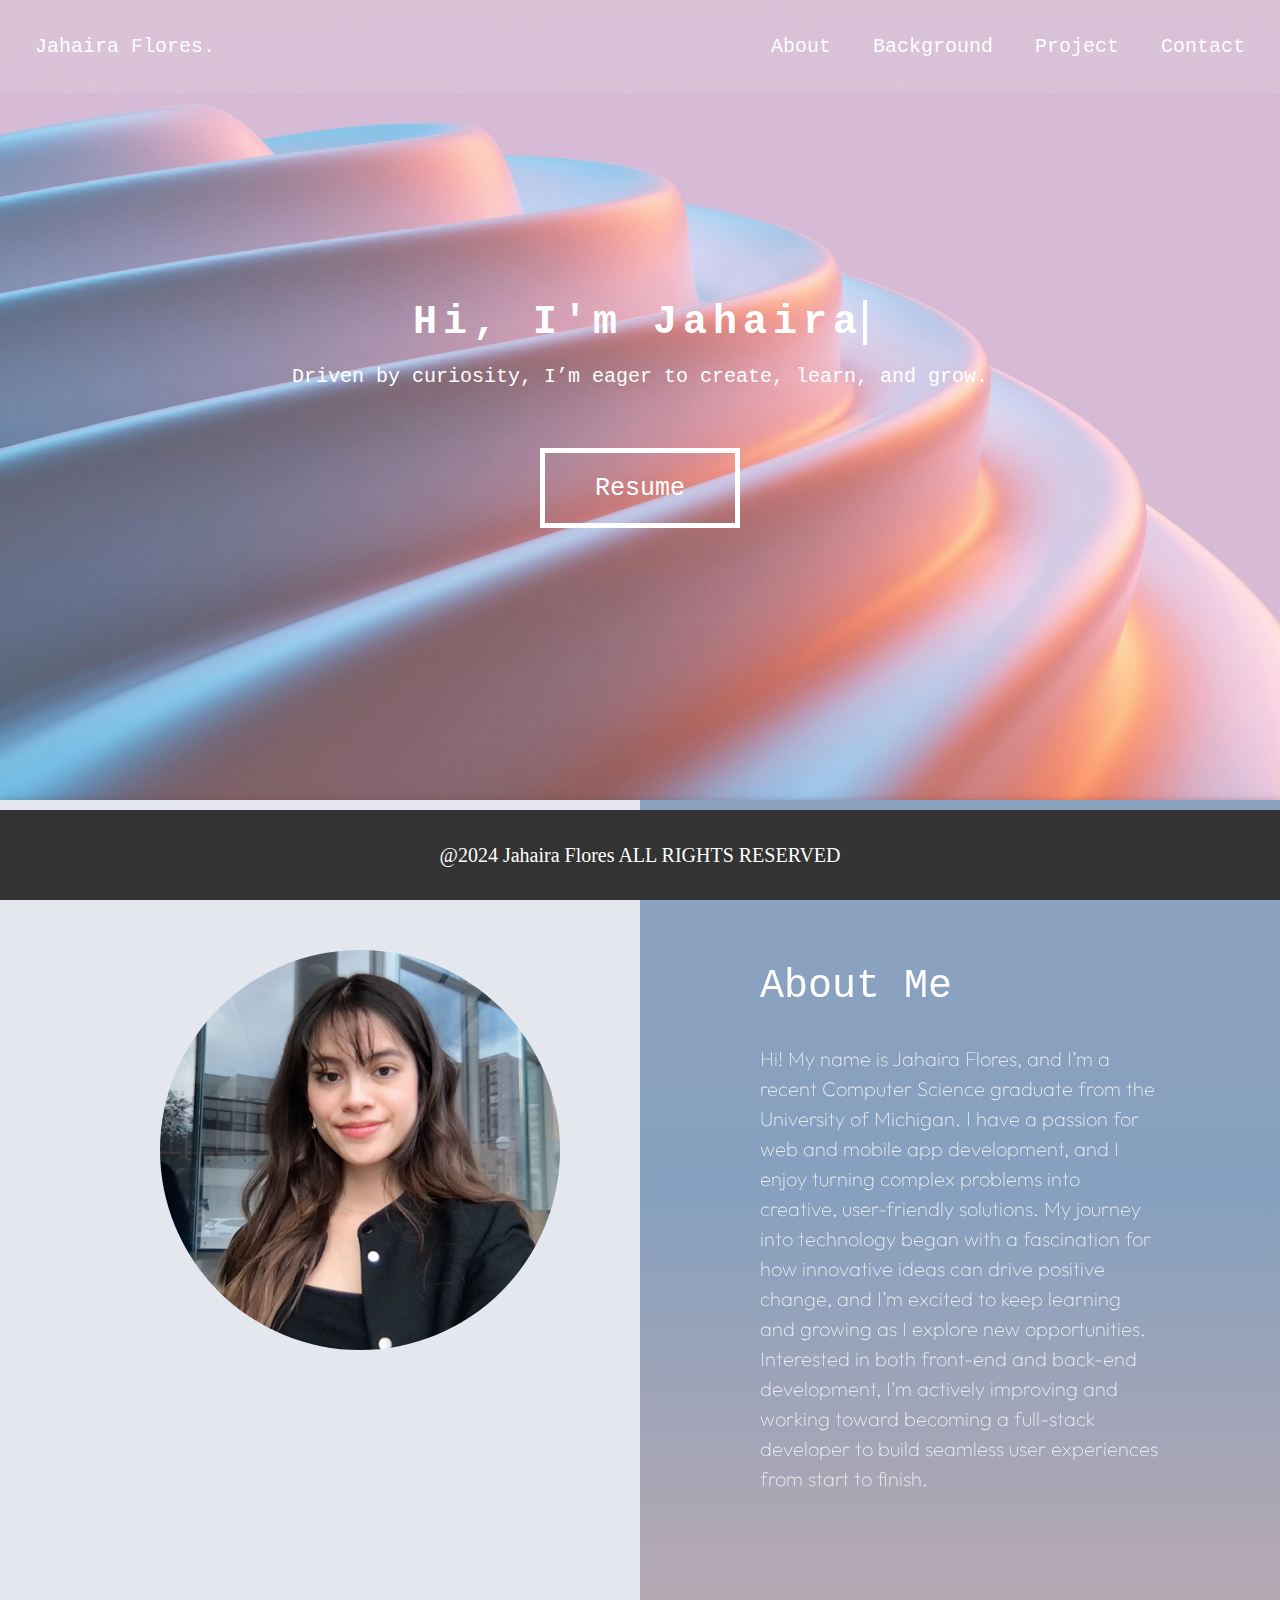
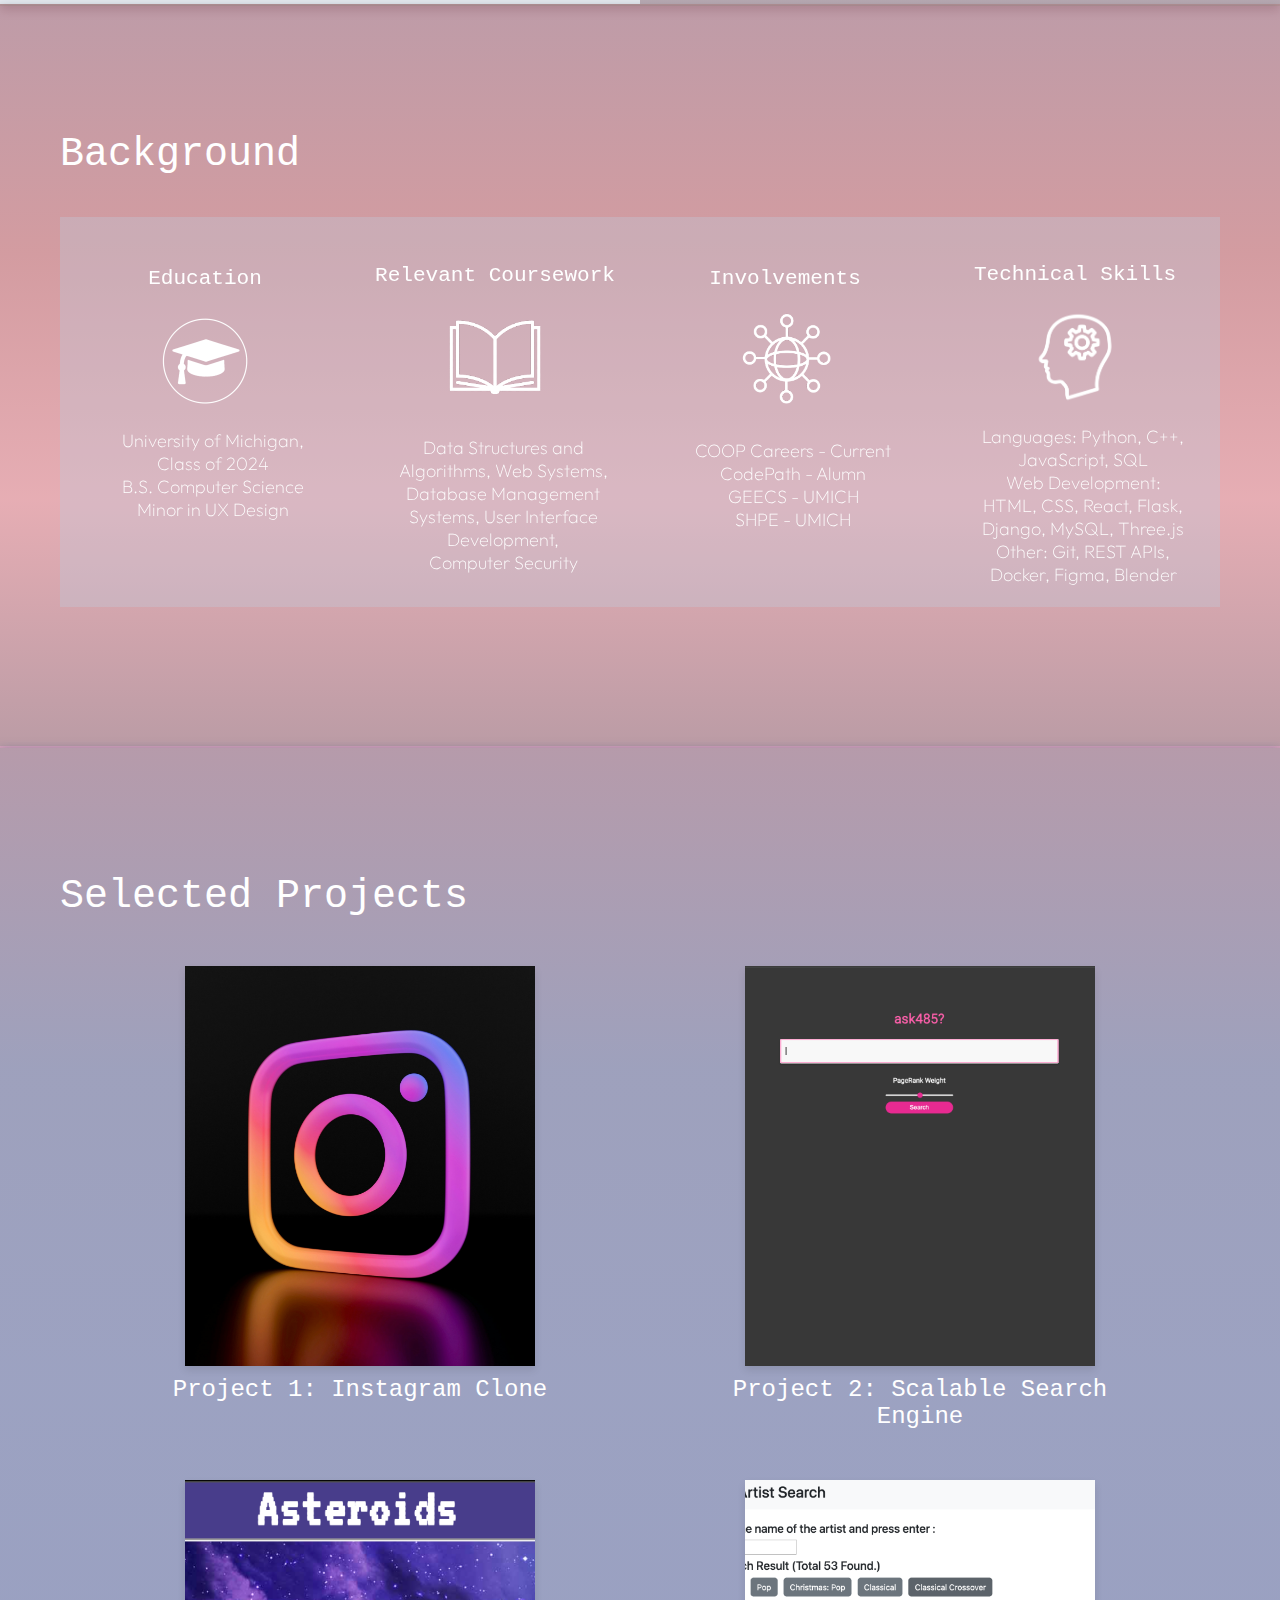
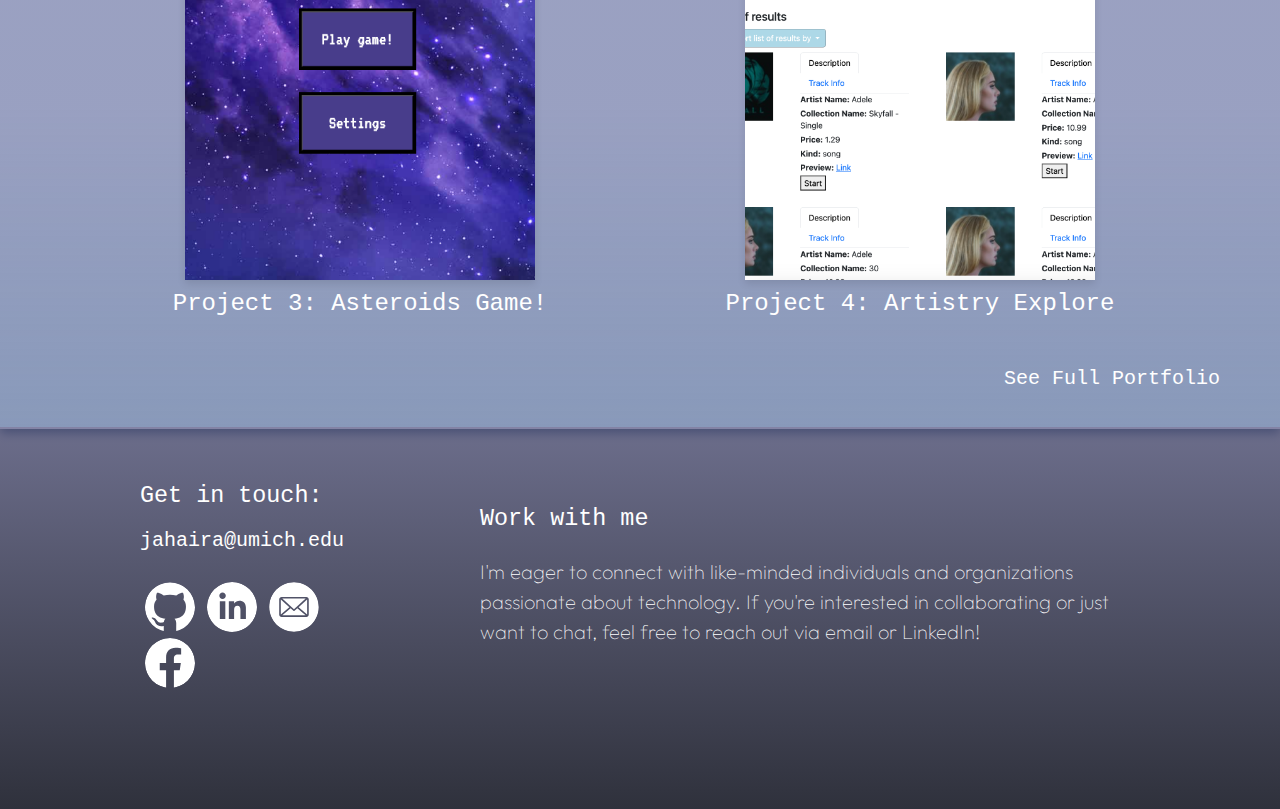
<file: index.html>
<!DOCTYPE html>
<html lang="en">

<head>
    <meta charset="UTF-8"/>
    <!-- check -->
    <meta name="viewport" content="width=device-width, initial-scale=1.0"> 
    <title> Jahaira Flores </title>
    <link rel="stylesheet" href="assets/css/style.css">
    <link rel="preconnect" href="https://fonts.googleapis.com">
    <link rel="preconnect" href="https://fonts.gstatic.com" crossorigin>
    <link href="https://fonts.googleapis.com/css2?family=Hedvig+Letters+Sans&family=Montserrat:ital,wght@0,100..900;1,100..900&family=Outfit:wght@100..900&family=Raleway:ital,wght@0,100..900;1,100..900&family=Roboto+Mono:ital,wght@0,100..700;1,100..700&family=Space+Mono:ital,wght@0,400;0,700;1,400;1,700&display=swap" rel="stylesheet">
</head>
<body>
    
    <header>
        <div id="home">
            <div id="nav-bar">
                <div id="name-title"> Jahaira Flores. </div>
                <ul>
                    <li><a href="#about">About</a></li>
                    <li><a href="#background">Background</a></li>
                    <li><a href="#project">Project</a></li>
                    <li><a href="#contact">Contact</a></li>
                </ul>
            </div>
        
            <div class="typewriter"> <h1>Hi, I'm Jahaira</h1></div>
             <!-- <p> A new graduate eager to create, learn, and grow. </p> -->
             <p>Driven by curiosity, I’m eager to create, learn, and grow.</p>
        
            <div id="res-button"> 
                <a href="resume/SWE - Resume.pdf"><button>Resume</button></a>
                <!-- <a href="resume.html"><button>Resume</button></a> -->
                <!-- <a href="path/to/yourfile.pdf" target="_blank">Download PDF</a> -->

            </div>
            
        </div>
    </header>

    <div id="about">
        <div id="left">
            <img class="self" alt="headshot" src="assets/images/headshot1.jpg">
        </div>
        <div id="right">
            <div id="about-shift">
                <h1> About Me </h1>
                <p>
                    Hi! My name is Jahaira Flores, and I’m a recent Computer Science graduate from the University of Michigan.
                    I have a passion for web and mobile app development, and I enjoy turning complex problems into creative, user-friendly solutions.
                    My journey into technology began with a fascination for how innovative ideas can drive positive change, and I’m excited to keep learning and growing as I explore new opportunities.
                    Interested in both front-end and back-end development, I’m actively improving and working toward becoming a full-stack developer to build seamless user experiences from start to finish.
                </p>
            </div>
            <!-- <p> Hello! My name is Jahaira Flores, and I’m a recent graduate in Computer Science from the University of Michigan.
                 I’m passionate about web and mobile app development, and I love finding creative solutions to complex problems. 
                 My journey into technology has been driven by a desire to make a positive impact through innovative ideas.
            </p> -->

            <!-- <a href="about.html">Learn More About Me</a> -->
        </div>
    </div>
   
    <div id="background">
        <div class="header-shift"><h1>Background</h1></div>
        <!-- <p>I've worked in numerous fields ranging from art design to prosthetics. Feel free to view my portfolio here or on LinkedIn.</p> -->
        <div class="containers">
            <div class="container">
                <div class="container-shift" style="transform: translateY(-10px);">
                    <h3>Education</h3>
                    <img src="assets/images/cap-removebg-preview.png" class="greentob">
                </div>
                <div style="transform: translateY(-30px);">
                    <ul>
                        <li>University of Michigan, Class of 2024</li>
                        <li>B.S. Computer Science</li>
                        <li>Minor in UX Design</li>
                    </ul>
                </div>
                
            </div>
        
            <div class="container">     
                <div class="container-shift" style="transform: translateY(10px);">
                    <h3>Relevant Coursework</h3>
                    <img src="assets/images/book-removebg-preview.png" class="icon">
                </div>
               
                <ul>
                    <li> Data Structures and Algorithms, Web Systems, </li>
                    <!-- <li> Web Systems, </li> -->
                    <li> Database Management Systems, User Interface </li>
                    <li> Development, </li>
                    <li> Computer Security</li>
                </ul>
            </div>

            <div class="container">
                <div class="container-shift" style="transform: translateY(-10px);">
                    <h3>Involvements</h3>
                    <img src="assets/images/network-removebg-preview.png" class="icon">
                </div>
                <div style="transform: translateY(-20px);">
                    <ul>
                        <li>COOP Careers - Current</li>
                        <li>CodePath - Alumn</li>
                        <li>GEECS - UMICH</li>
                        <li>SHPE - UMICH</li>
                    </ul>
                </div>
                
            </div>

        
            <div class="container">
                <div class="container-shift" style="transform: translateY(20px);">
                    <h3>Technical Skills</h3>
                    <img src="assets/images/lprogram-removebg-preview.png" class="icon">
                </div>
                <ul>
                    <li>Languages: Python, C++, JavaScript, SQL</li>
                    <li>Web Development: HTML, CSS, React, Flask, Django, MySQL, Three.js</li>
                    <li>Other: Git, REST APIs, Docker, Figma, Blender</li>
                </ul>
            </div>
        
            <!-- <div>
                <h3>Certifications & Achievements</h3>
                <ul>
                    <li>Google UX Design Certificate (2023)</li>
                    <li>Dean's List, University of Michigan (2022)</li>
                </ul>
            </div> -->
        </div>
       
    </div>

    <div id="project">
        <div class="header-shift"><h1> Selected Projects</h1></div>
        <div class="grid-container">
            <a href="insta-clone.html">
            <figure>
                <img src="assets/images/insta-clone.jpeg" alt="Project 1">
                <figcaption>
                    <!-- <h2>Project 1: React Project</h2> -->
                    <h2>Project 1: Instagram Clone </h2>
                    <!-- <a href="/personal_website/"></a> -->
                </figcaption>
            </figure>
            </a>
            <a href="search-engine.html">
            <figure>
                <img src="assets/images/search-engine.png" alt="Project 2">
                <figcaption>
                    <!-- <h2>Project 2: Customer Support AI chat bot</h2> -->
                    <h2>Project 2: Scalable Search Engine</h2>
                    <!-- <a href="/personal_website/"></a> -->
                </figcaption>
            </figure>
            </a>
            <a href="asteroids.html">
            <figure>
                <img src="assets/images/asteroids.png" alt="Project 3">
                <figcaption>
                    <!-- <h2>Project 3: Chrome Extension</h2> -->
                    <!-- <a href="/personal_website/"></a> -->
                    <h2>Project 3: Asteroids Game! </h2>
                </figcaption>
            </figure>
            </a>
            <a href="artistry-explore.html">
            <figure>
                <img src="assets/images/artist-search.png" alt="Project 4">
                <figcaption>
                    <h2>Project 4: Artistry Explore</h2>
                    <!-- <a href="/personal_website/"></a> -->
                </figcaption>
            </figure>
            </a>
            <!-- <figure>
                <img src="/assets/images/tester-img.jpg" alt="Project 4">
                <figcaption>
                    <h2>Project 4: TBD - Espresso</h2>
                </figcaption>
            </figure> -->
        </div> 
        <div id="more"><a href="full_portfolio.html">See Full Portfolio</a></div>
       
    </div>

    <div id="contact">
            <div id="text-left">
                <h3>Get in touch:</h3>
                <p>jahaira@umich.edu</p>
                
                <div class="icon-container">
                    <a href="https://github.com/jflores45?tab=overview&from=2024-08-01&to=2024-08-23"><img src="assets/images/github-color.svg" alt="GitHub logo" class="hoover-g"></a>
                    
                    <a href="https://www.linkedin.com/in/flores-jahaira/?trk=opento_sprofile_details"><img src="assets/images/linkedin-icon-logo-svg-vector.svg" alt="LinkedIn logo" class="hoover-g"></a>
                
                    <a href="https://mail.google.com/mail/u/0/jahaira@umich.edu"><img src="assets/images/media.svg" alt="Gmail logo" class="hoover-g"></a>

                    <a href="https://mail.google.com/mail/u/0/jahaira@umich.edu"><img src="assets/images/Facebook-f_Logo-Blue-Logo.wine.svg" alt="Facebook logo" class="hoover-g"></a>
                </div>
        </div>

        <div id="text-right">
        <h3> Work with me</h3>
        <p>I'm eager to connect with like-minded individuals and organizations passionate about technology. If you're interested in collaborating or just want to chat, feel free to reach out via <a a href="https://mail.google.com/mail/u/0/jahaira@umich.edu"> email</a> or <a href="https://www.linkedin.com/in/flores-jahaira/?trk=opento_sprofile_details">LinkedIn!</a></p>
        </div>
    </div>

    
    <footer>@2024 Jahaira Flores ALL RIGHTS RESERVED</footer>

    <!-- <script src="assets/js/main.js"></script> -->
</body>
</html>
</file>
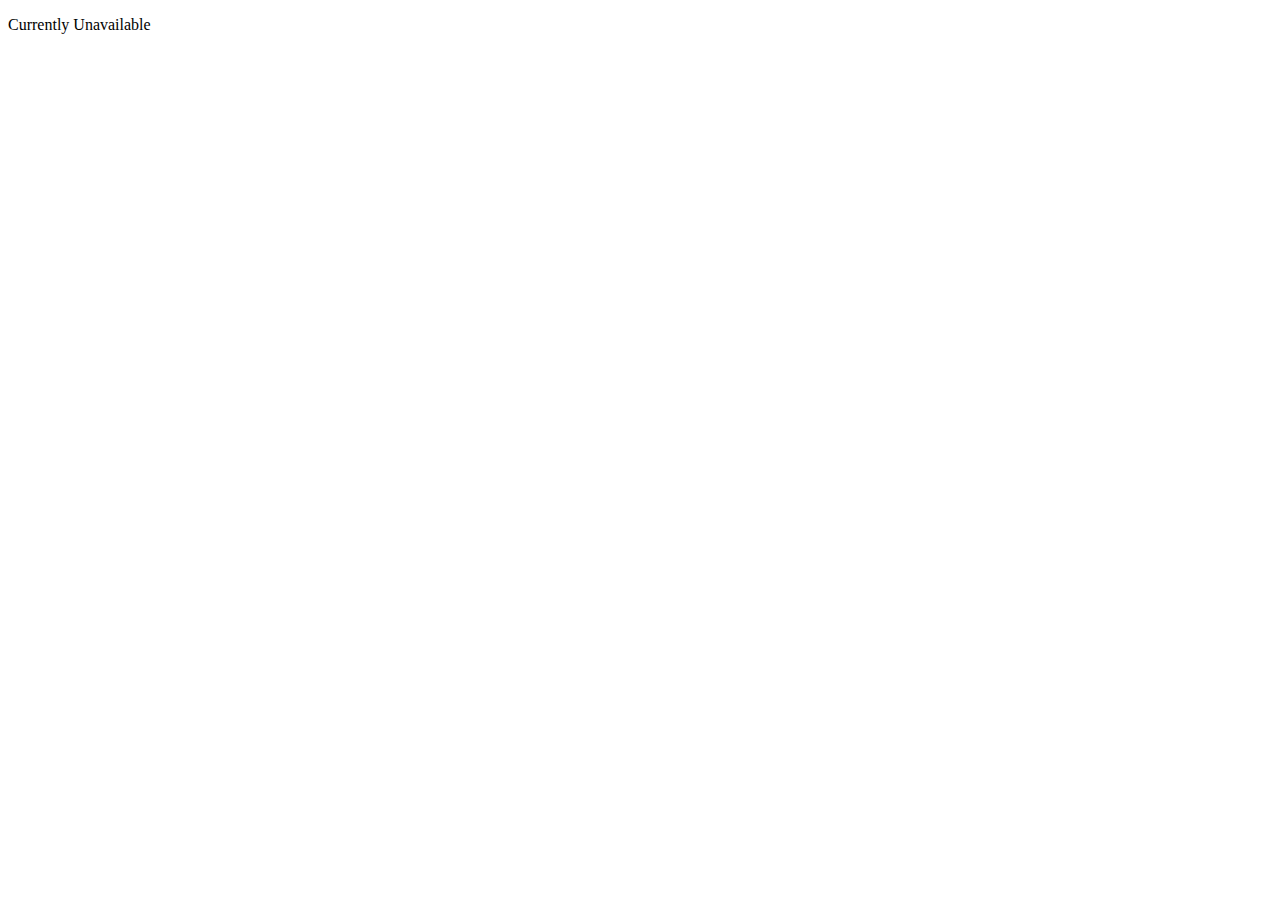
<file: artistry-explore.html>
<!DOCTYPE html>
<html lang="en">
<head>
    <meta charset="UTF-8">
    <meta http-equiv="X-UA-Compatible" content="IE=edge">
    <meta name="viewport" content="width=device-width, initial-scale=1.0">
    <title>Document</title>
</head>
<body>
    <p>Currently Unavailable</p>
    <!-- <h1> Artistry Explore</h1>
    <img src="/assets/images/chain.png"> -->
</body>
</html>
</file>
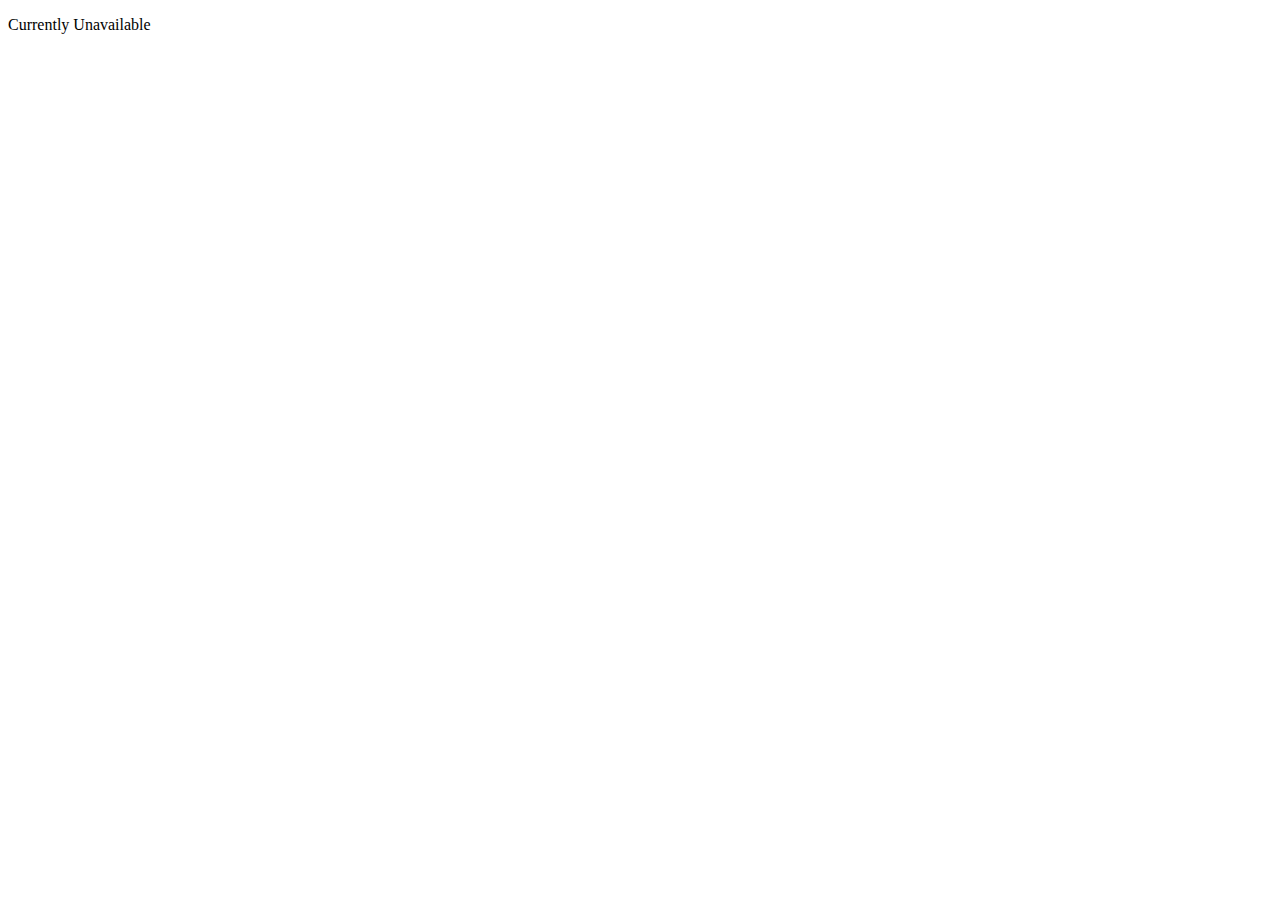
<file: asteroids.html>
<!DOCTYPE html>
<html lang="en">
<head>
    <meta charset="UTF-8">
    <meta http-equiv="X-UA-Compatible" content="IE=edge">
    <meta name="viewport" content="width=device-width, initial-scale=1.0">
    <title>Document</title>
</head>
<body>
    <!-- <h1> Asteroids</h1> -->
    <p>Currently Unavailable</p>
    <!-- <img src="/assets/images/chain.png"> -->
</body>
</html>
</file>
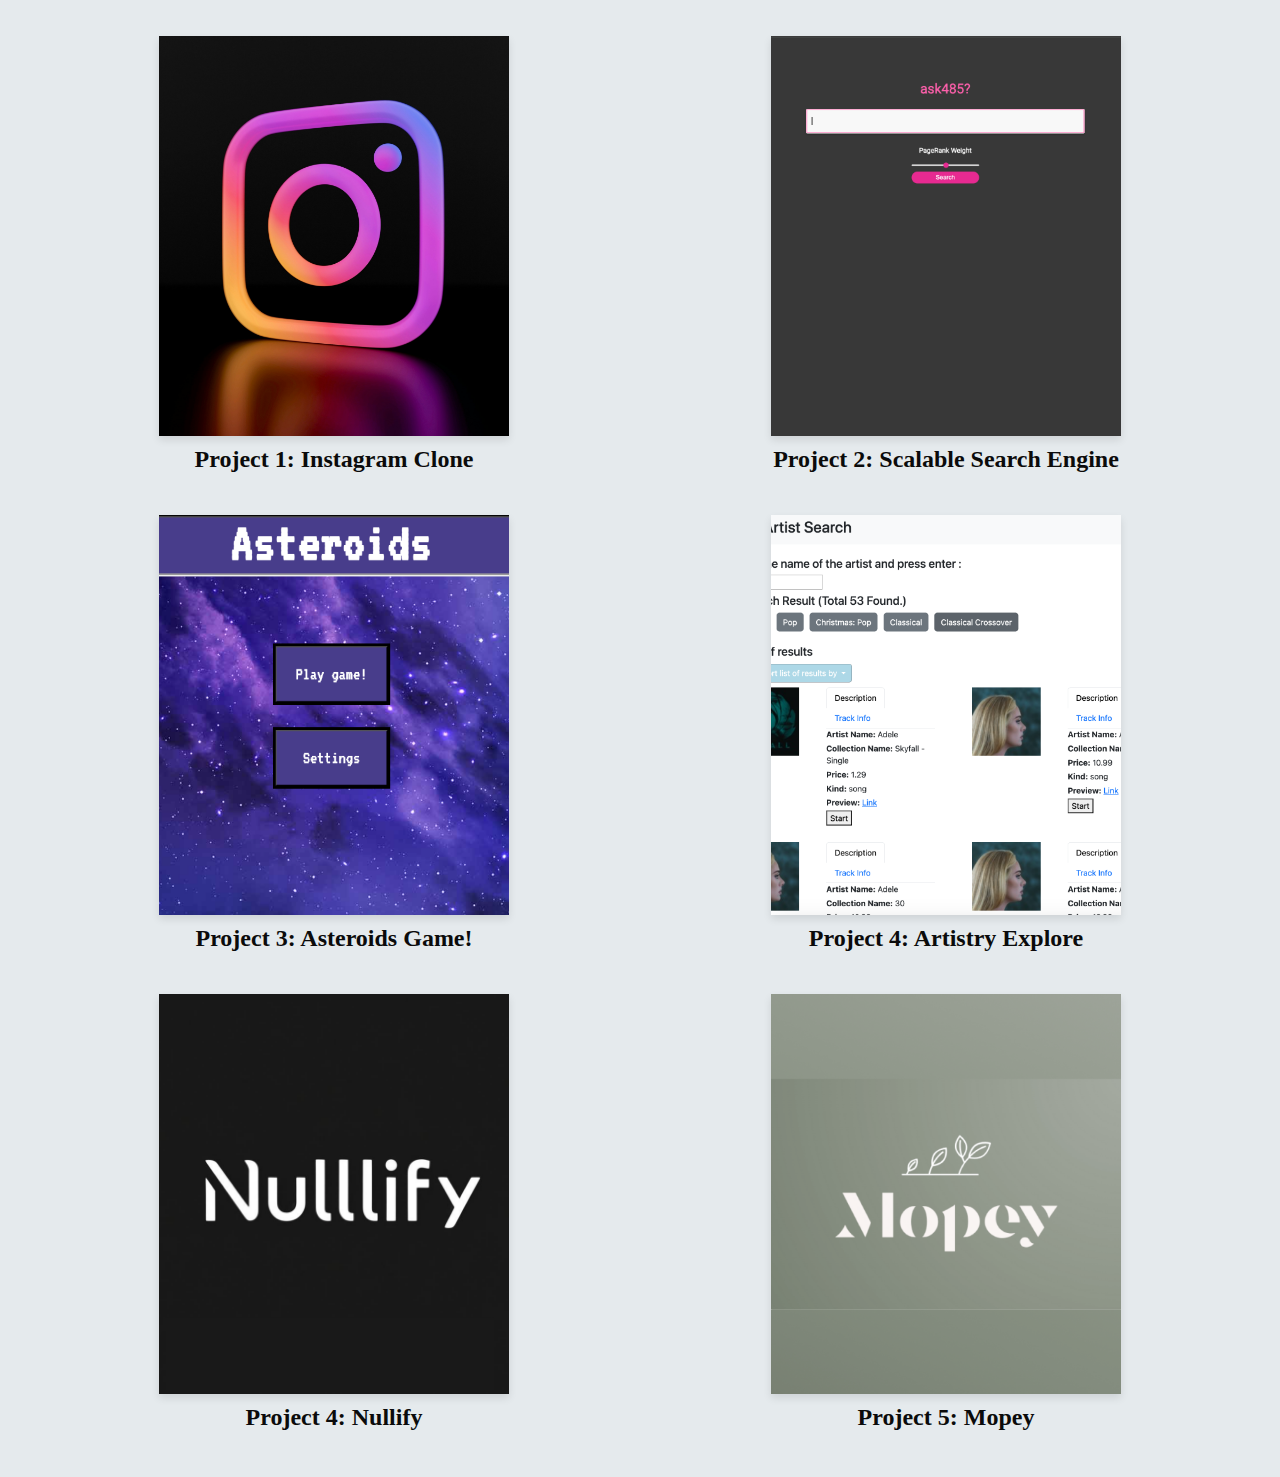
<file: full_portfolio.html>
<!DOCTYPE html>
<html lang="en">
<head>
    <meta charset="UTF-8">
    <meta http-equiv="X-UA-Compatible" content="IE=edge">
    <meta name="viewport" content="width=device-width, initial-scale=1.0">
    <link rel="stylesheet" href="assets/css/port.css">
    <title>Document</title>
</head>
<body>

    <div class="grid-container">
        <a href="insta-clone.html">
        <figure>
            <img src="assets/images/insta-clone.jpeg" alt="Project 1">
            <figcaption>
                <h2>Project 1: Instagram Clone </h2>
            </figcaption>
        </figure>
        </a>

        <a href="search-engine.html">
        <figure>
            <img src="assets/images/search-engine.png" alt="Project 2">
            <figcaption>
                <!-- <h2>Project 2: Customer Support AI chat bot</h2> -->
                <h2>Project 2: Scalable Search Engine</h2>
                <!-- <a href="/personal_website/"></a> -->
            </figcaption>
        </figure>
        </a>

        <a href="asteroids.html">
        <figure>
            <img src="assets/images/asteroids.png" alt="Project 3">
            <figcaption>
                <!-- <h2>Project 3: Chrome Extension</h2> -->
                <!-- <a href="/personal_website/"></a> -->
                <h2>Project 3: Asteroids Game! </h2>
            </figcaption>
        </figure>
        </a>

        <a href="artistry-explore.html">
        <figure>
            <img src="assets/images/artist-search.png" alt="Project 4">
            <figcaption>
                <h2>Project 4: Artistry Explore</h2>
            </figcaption>
        </figure>
        </a>

        <a href="nullify.html">
            <figure>
                <img src="assets/images/null_logo.png" alt="Project 5">
                <figcaption>
                    <h2>Project 4: Nullify</h2>
                </figcaption>
            </figure>
        </a>

        <a href="mopey.html">
            <figure>
                <img src="assets/images/mopey_logo.png" alt="Project 5">
                <figcaption>
                    <h2>Project 5: Mopey</h2>
                </figcaption>
            </figure>
        </a>

    </div> 
</body>
</html>
</file>
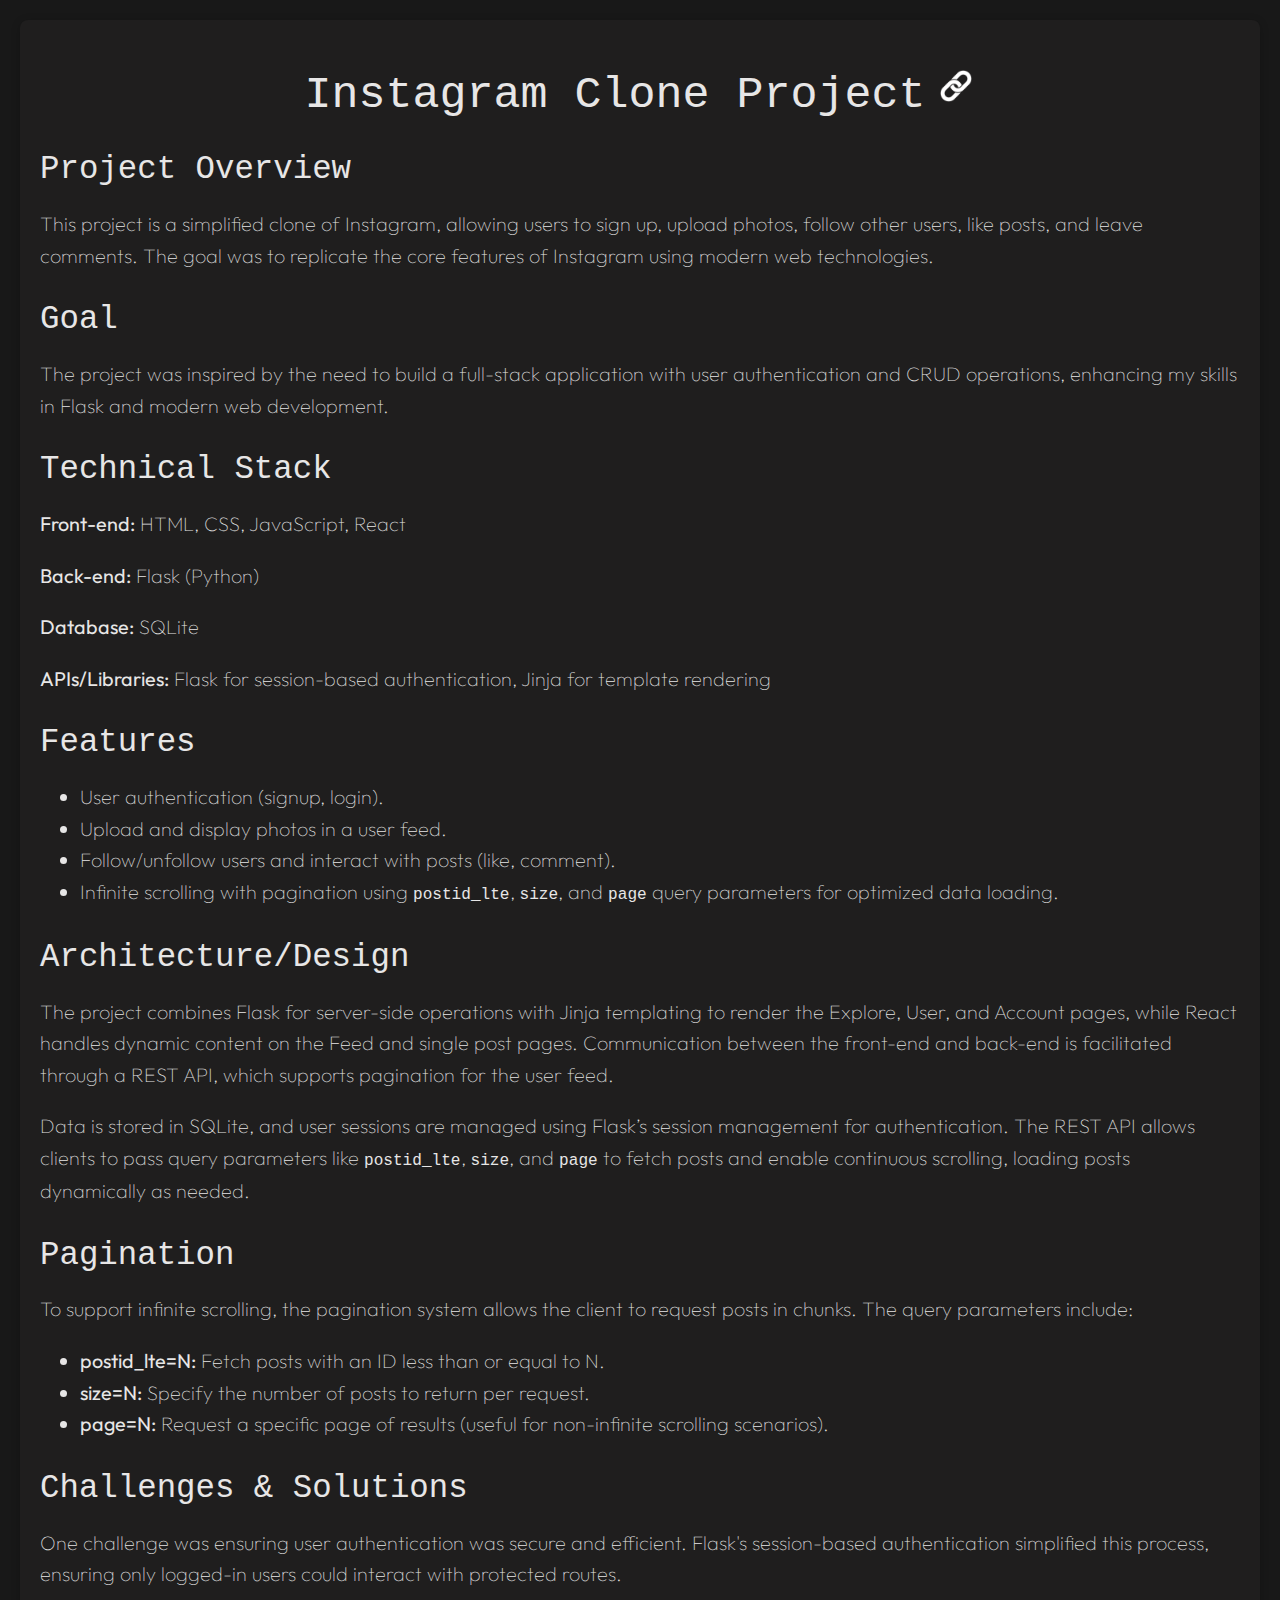
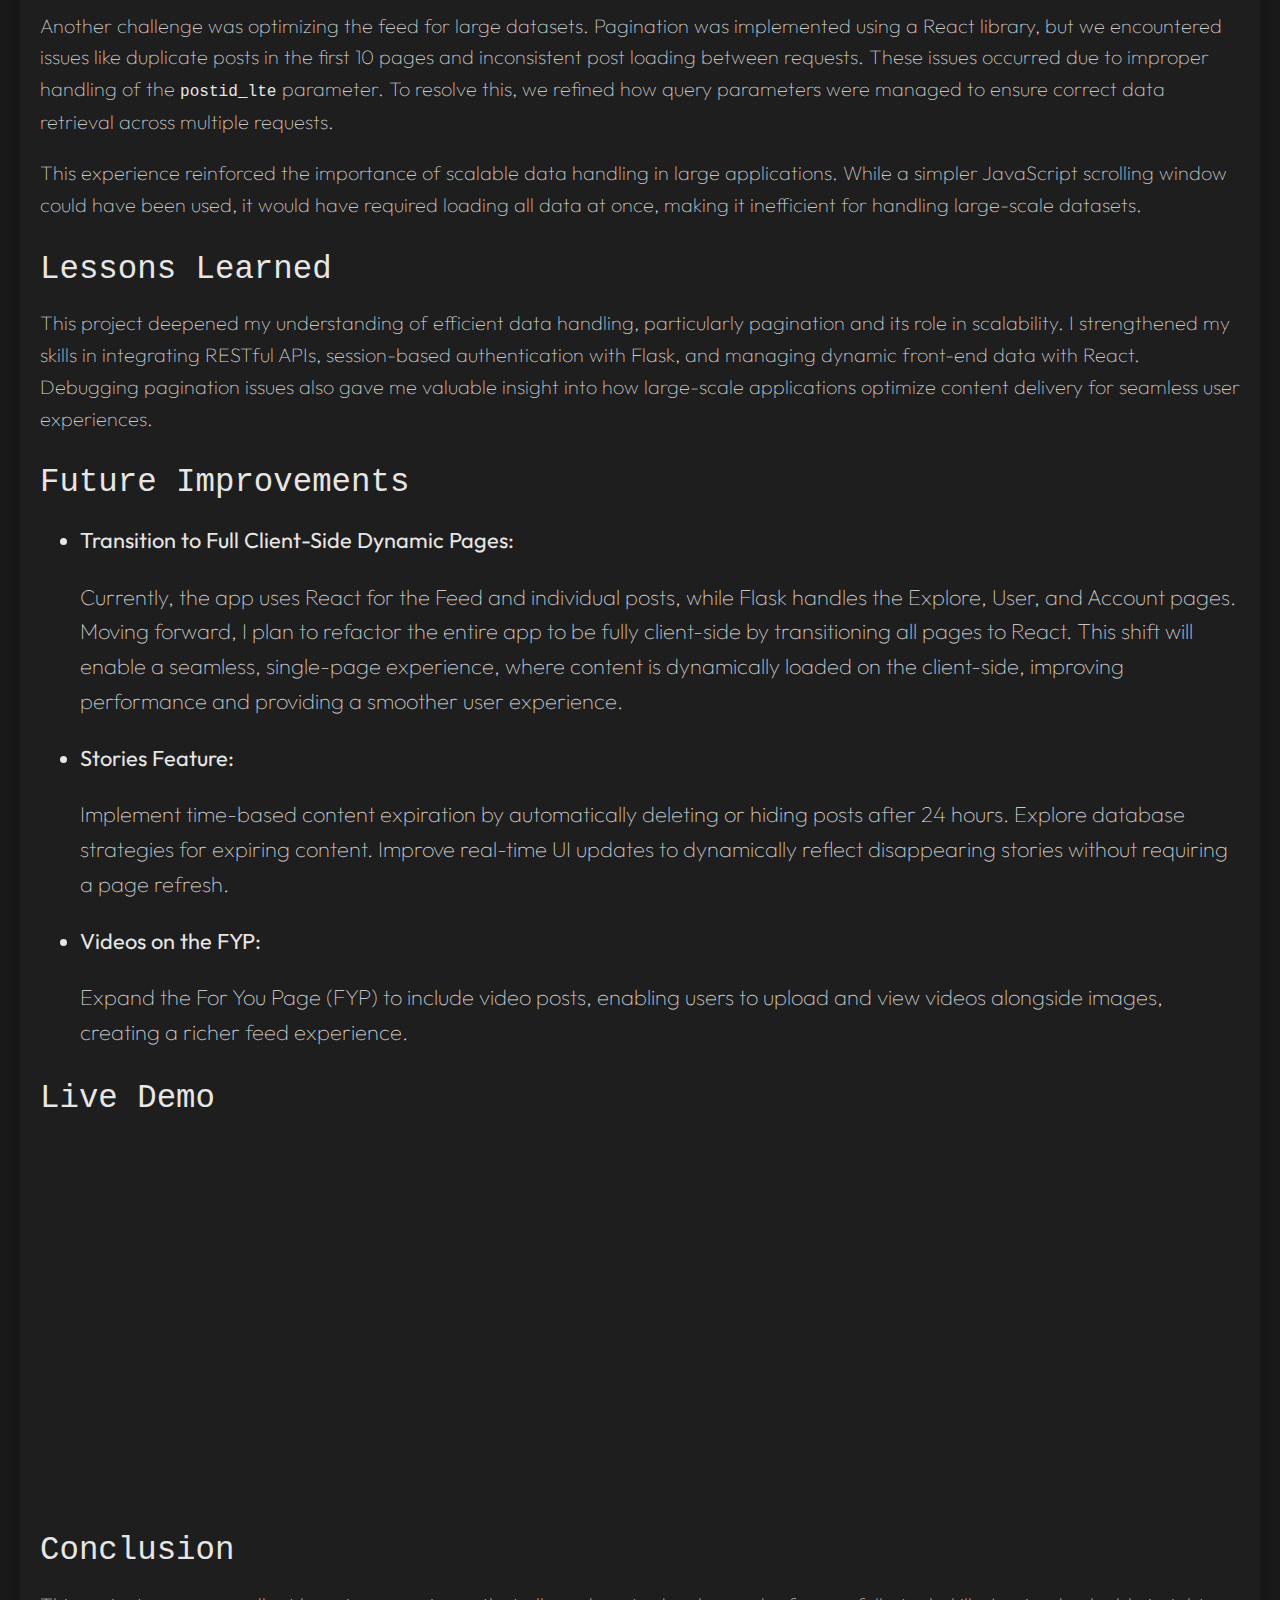
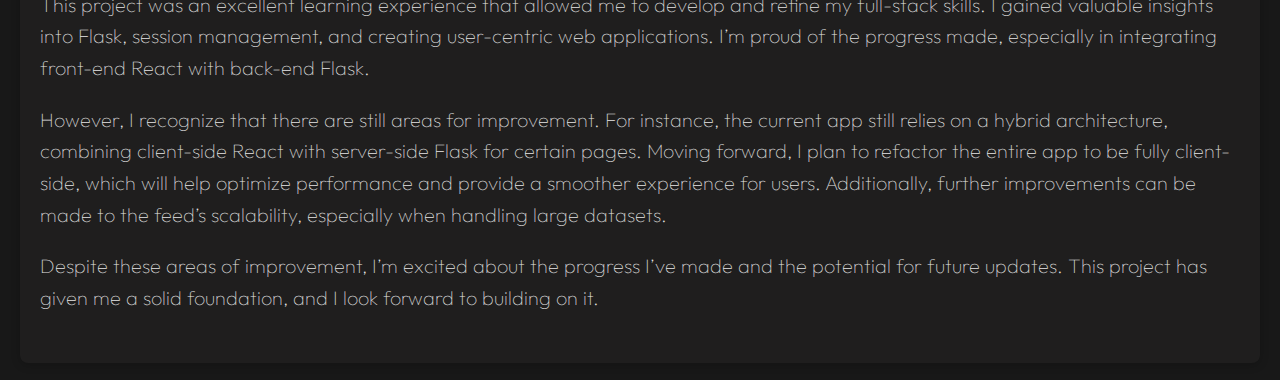
<file: insta-clone.html>
<!DOCTYPE html>
<html lang="en">
<head>
    <meta charset="UTF-8">
    <meta name="viewport" content="width=device-width, initial-scale=1.0">
    <link rel="preconnect" href="https://fonts.googleapis.com">
    <link rel="preconnect" href="https://fonts.gstatic.com" crossorigin>
    <link href="https://fonts.googleapis.com/css2?family=Outfit:wght@100..900&display=swap" rel="stylesheet">
    <title>Project: Instagram Clone</title>
    <style>
        body {
            font-family: "Outfit", serif;
            font-style: normal;
            font-optical-sizing: auto;
            font-weight: 40;
            background-color: rgb(24, 24, 24);
            font-size: large;
            color: rgb(231, 230, 230);
            margin: 0;
            padding: 0;
        }
        .header {
            display: flex;
            align-items: center; /* Vertically center the items */
            justify-content: center; /* Center them horizontally, adjust as needed */
            margin-bottom: 20px; /* Space below the header */
        }

        .header img {
            margin-left: 10px; /* Space between title and image */
            filter: brightness(0) invert(1);
            height: 40px;
            width: 40px;
            transform: translateY(10px);
        }

        .container {
            max-width: 1200px;
            margin: 20px auto;
            padding: 20px;
            background-color: rgb(31, 30, 30);
            border-radius: 8px;
            box-shadow: 0 2px 10px rgba(0, 0, 0, 0.2);
        }
        h1, h2{
            font-family: 'Courier New', cursives;
            font-weight: 500;
        }
        /* h1, h2 {
            background: linear-gradient(90deg, rgb(251, 182, 83) 0%, rgb(214, 71, 179) 50%, rgb(126, 125, 237) 100%);
            -webkit-background-clip: text;
            -webkit-text-fill-color: transparent;
            margin: 10px 0; 
        } */

        h1 {
            font-size: 2.5em;
            margin-bottom: 10px;
            /* font-family: 'Nanum Myeongjo'; */
        }
        h2 {
            font-size: 1.8em;
            margin: 20px 0 10px;
        }
        p, ul {
            font-size: 1.1em;
            line-height: 1.6;
        }
        img {
            display: block;
            margin: 0 auto 20px;
        }
        .link {
            color: rgb(255, 204, 0);
            text-decoration: none;
            font-weight: bold;
        }
        .link:hover {
            text-decoration: underline;
        }
        .section {
            margin-bottom: 30px;
        }
        .section-title {
            margin: 0;
        }
    </style>
</head>
<body>
    <div class="container">
        <div class="header">
            <h1>Instagram Clone Project</h1>
            <a href ="error.html">
                <img src="assets/images/chain.png" height="60px" width="60px" alt="Chain">
            </a>
        </div>
        
        <!-- Project Overview -->
        <div class="section">
            <h2 class="section-title">Project Overview</h2>
            <p>This project is a simplified clone of Instagram, allowing users to sign up, upload photos, follow other users, like posts, and leave comments. The goal was to replicate the core features of Instagram using modern web technologies.</p>
        </div>

        <!-- Motivation/Goal -->
        <div class="section">
            <h2 class="section-title">Goal</h2>
            <p>The project was inspired by the need to build a full-stack application with user authentication and CRUD operations, enhancing my skills in Flask and modern web development.</p>
        </div>

        <!-- Technical Stack -->
        <div class="section">
            <h2 class="section-title">Technical Stack</h2>
            <p><strong>Front-end:</strong> HTML, CSS, JavaScript, React</p>
            <p><strong>Back-end:</strong> Flask (Python)</p>
            <p><strong>Database:</strong> SQLite</p>
            <p><strong>APIs/Libraries:</strong> Flask for session-based authentication, Jinja for template rendering</p>
        </div>
        
        <!-- Features -->
        <div class="section">
            <h2 class="section-title">Features</h2>
            <ul>
                <li>User authentication (signup, login).</li>
                <li>Upload and display photos in a user feed.</li>
                <li>Follow/unfollow users and interact with posts (like, comment).</li>
                <!-- <li>Responsive design for both desktop and mobile.</li> -->
                <li>Infinite scrolling with pagination using <code>postid_lte</code>, <code>size</code>, and <code>page</code> query parameters for optimized data loading.</li>
            </ul>
        </div>

        <!-- Architecture/Design -->
        <div class="section">
            <h2 class="section-title">Architecture/Design</h2>
            <p>The project combines Flask for server-side operations with Jinja templating to render the Explore, User, and Account pages, while React handles dynamic content on the Feed and single post pages. Communication between the front-end and back-end is facilitated through a REST API, which supports pagination for the user feed.</p>
            <p>Data is stored in SQLite, and user sessions are managed using Flask’s session management for authentication. The REST API allows clients to pass query parameters like <code>postid_lte</code>, <code>size</code>, and <code>page</code> to fetch posts and enable continuous scrolling, loading posts dynamically as needed.</p>
        </div>        

        <!-- Pagination Mechanism -->
        <div class="section">
            <h2 class="section-title">Pagination</h2>
            <p>To support infinite scrolling, the pagination system allows the client to request posts in chunks. The query parameters include:</p>
            <ul>
                <li><strong>postid_lte=N:</strong> Fetch posts with an ID less than or equal to N.</li>
                <li><strong>size=N:</strong> Specify the number of posts to return per request.</li>
                <li><strong>page=N:</strong> Request a specific page of results (useful for non-infinite scrolling scenarios).</li>
            </ul>
        </div>

        <!-- Challenges & Solutions -->
        <div class="section">
            <h2 class="section-title">Challenges & Solutions</h2>
            <p>One challenge was ensuring user authentication was secure and efficient. Flask's session-based authentication simplified this process, ensuring only logged-in users could interact with protected routes.</p>
            <p>Another challenge was optimizing the feed for large datasets. Pagination was implemented using a React library, but we encountered issues like duplicate posts in the first 10 pages and inconsistent post loading between requests. These issues occurred due to improper handling of the <code>postid_lte</code> parameter. To resolve this, we refined how query parameters were managed to ensure correct data retrieval across multiple requests.</p>
            <p>This experience reinforced the importance of scalable data handling in large applications. While a simpler JavaScript scrolling window could have been used, it would have required loading all data at once, making it inefficient for handling large-scale datasets.</p>
        </div>
        
         <!-- Lessons Learned -->
         <div class="section">
            <h2 class="section-title">Lessons Learned</h2>
            <p>This project deepened my understanding of efficient data handling, particularly pagination and its role in scalability. I strengthened my skills in integrating RESTful APIs, session-based authentication with Flask, and managing dynamic front-end data with React. Debugging pagination issues also gave me valuable insight into how large-scale applications optimize content delivery for seamless user experiences.</p>
        </div>
        
        <!-- Future Improvements -->
        <div class="section">
            <h2 class="section-title">Future Improvements</h2>
            <ul>
                <li>
                    <p><strong>Transition to Full Client-Side Dynamic Pages:</strong></p>
                    <p>Currently, the app uses React for the Feed and individual posts, while Flask handles the Explore, User, and Account pages. Moving forward, I plan to refactor the entire app to be fully client-side by transitioning all pages to React. This shift will enable a seamless, single-page experience, where content is dynamically loaded on the client-side, improving performance and providing a smoother user experience.</p>
                </li>
                <li>
                    <p><strong>Stories Feature:</strong></p>
                    <p>Implement time-based content expiration by automatically deleting or hiding posts after 24 hours. Explore database strategies for expiring content. Improve real-time UI updates to dynamically reflect disappearing stories without requiring a page refresh.</p>
                </li>
                <li>
                    <p><strong>Videos on the FYP:</strong></p>
                    <p>Expand the For You Page (FYP) to include video posts, enabling users to upload and view videos alongside images, creating a richer feed experience.</p>
                </li>
            </ul>
        </div>        

        <!-- Live Demo Link -->
        <div class="section">
            <h2 class="section-title">Live Demo</h2>
            <div class="video-container" style="padding-top: 30px; text-align: center;">
                <iframe 
                    width="600" 
                    height="350" 
                    src="https://www.youtube.com/embed/AU5YMHU-s7U" 
                    title="YouTube video player" 
                    frameborder="0" 
                    allow="accelerometer; autoplay; clipboard-write; encrypted-media; gyroscope; picture-in-picture" 
                    allowfullscreen>
                </iframe>
            </div>
            
        </div>

        <!-- Conclusion -->
        <div class="section">
            <h2 class="section-title">Conclusion</h2>
            <p>This project was an excellent learning experience that allowed me to develop and refine my full-stack skills. I gained valuable insights into Flask, session management, and creating user-centric web applications. I’m proud of the progress made, especially in integrating front-end React with back-end Flask.</p>
            <p>However, I recognize that there are still areas for improvement. For instance, the current app still relies on a hybrid architecture, combining client-side React with server-side Flask for certain pages. Moving forward, I plan to refactor the entire app to be fully client-side, which will help optimize performance and provide a smoother experience for users. Additionally, further improvements can be made to the feed’s scalability, especially when handling large datasets.</p>
            <p>Despite these areas of improvement, I’m excited about the progress I’ve made and the potential for future updates. This project has given me a solid foundation, and I look forward to building on it.</p>
        </div>        
    </div>
</body>
</html>
</file>
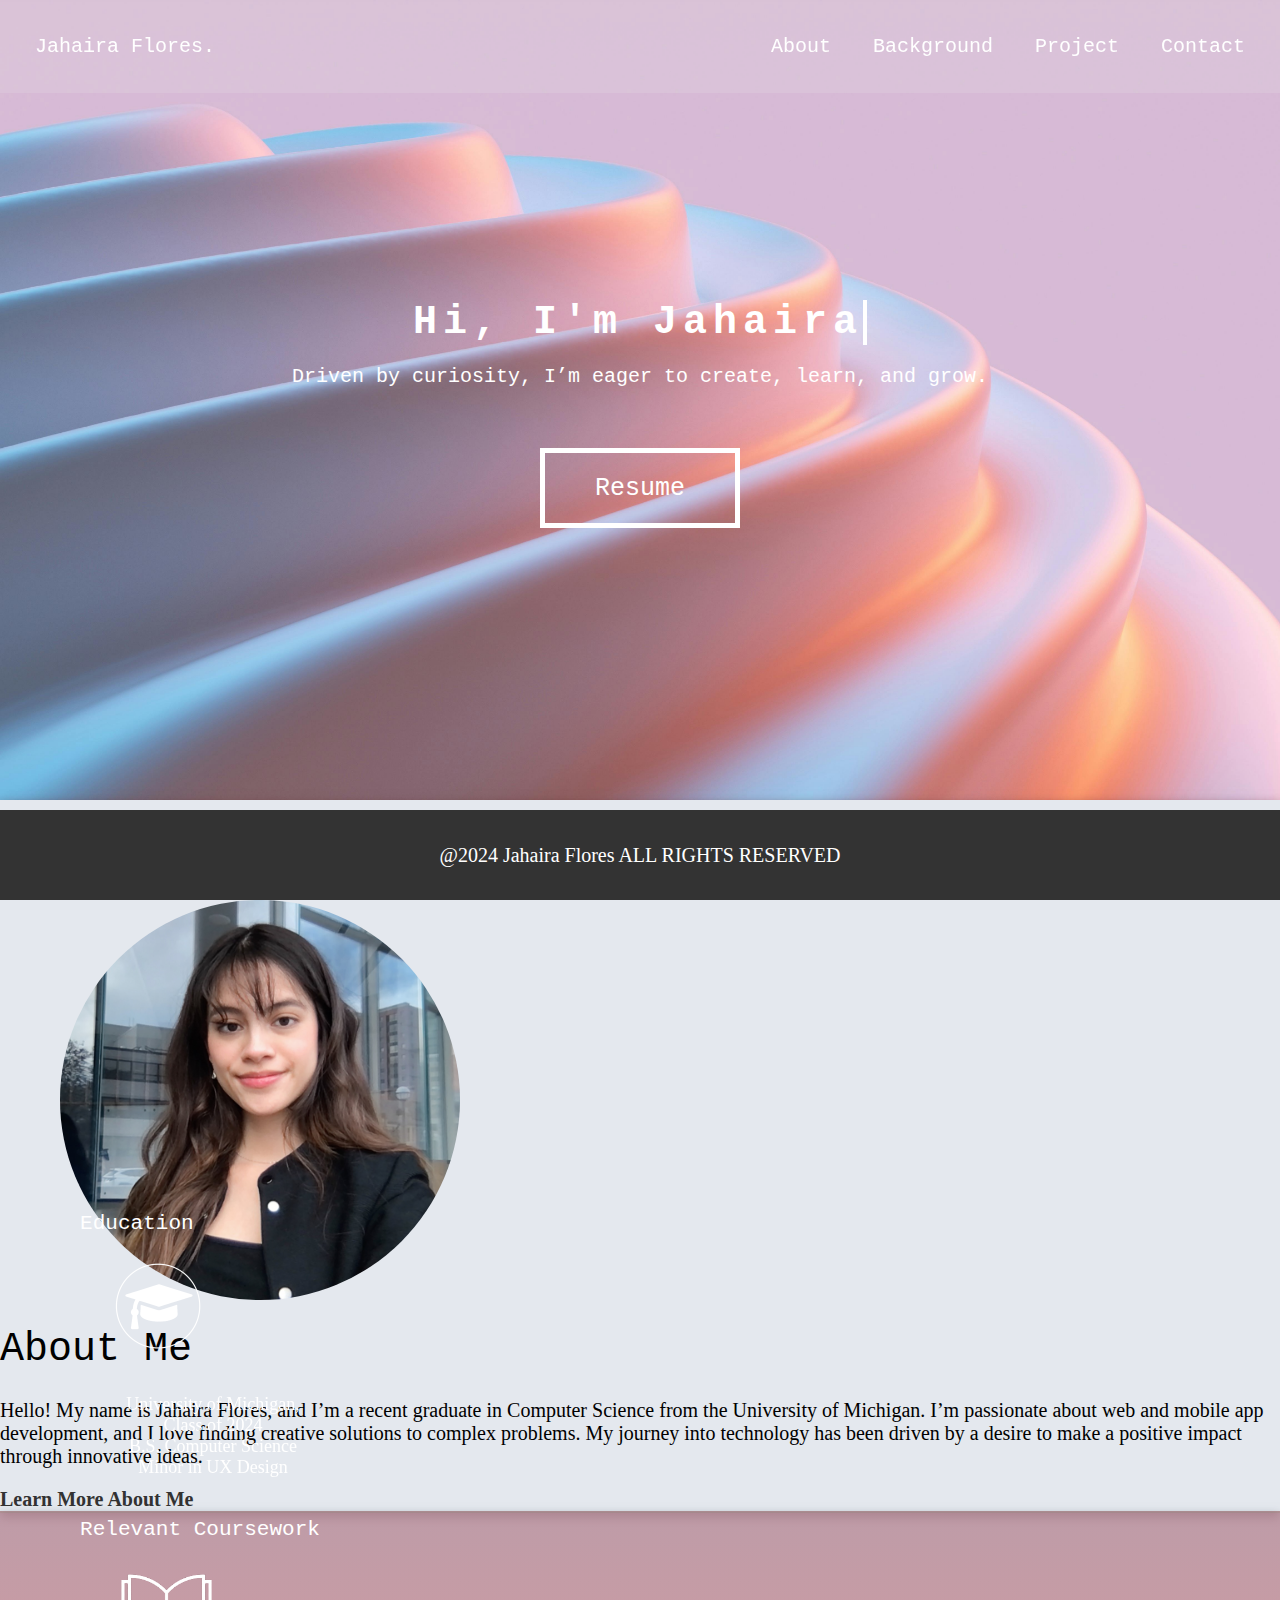
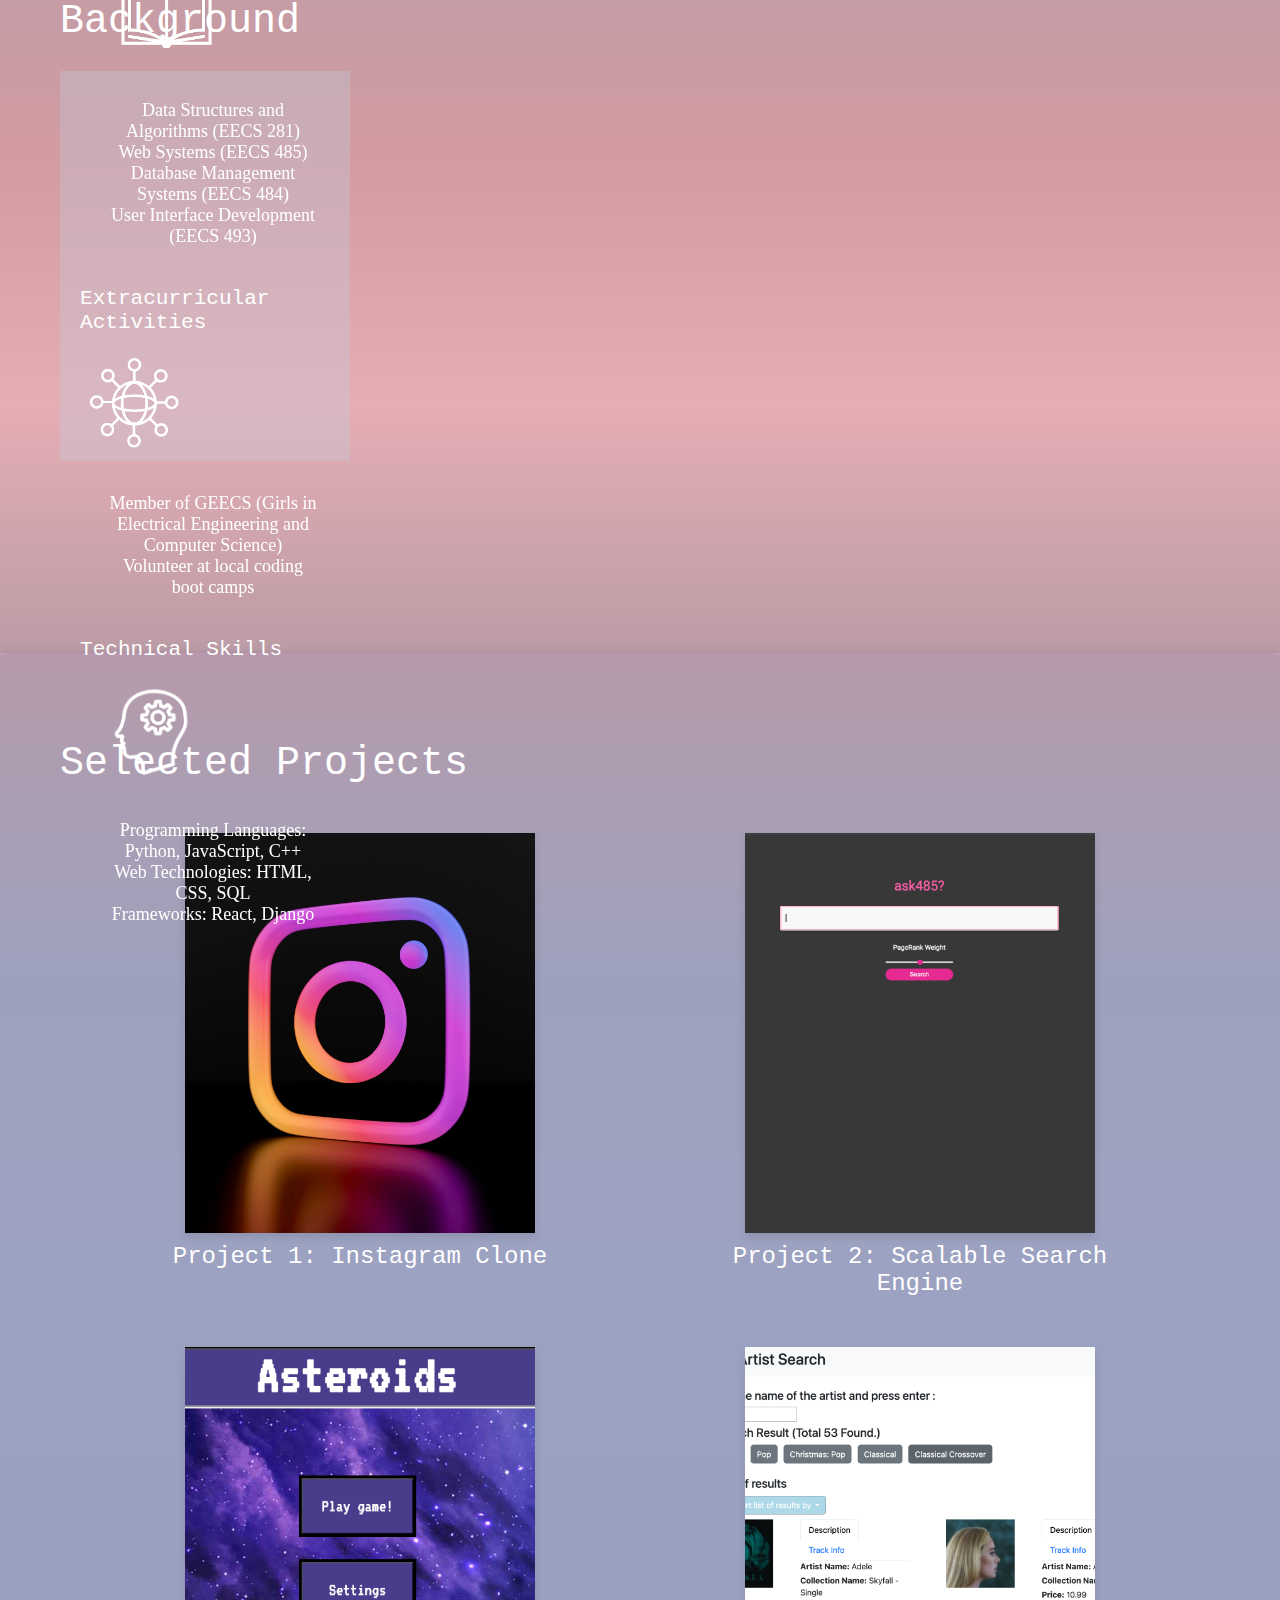
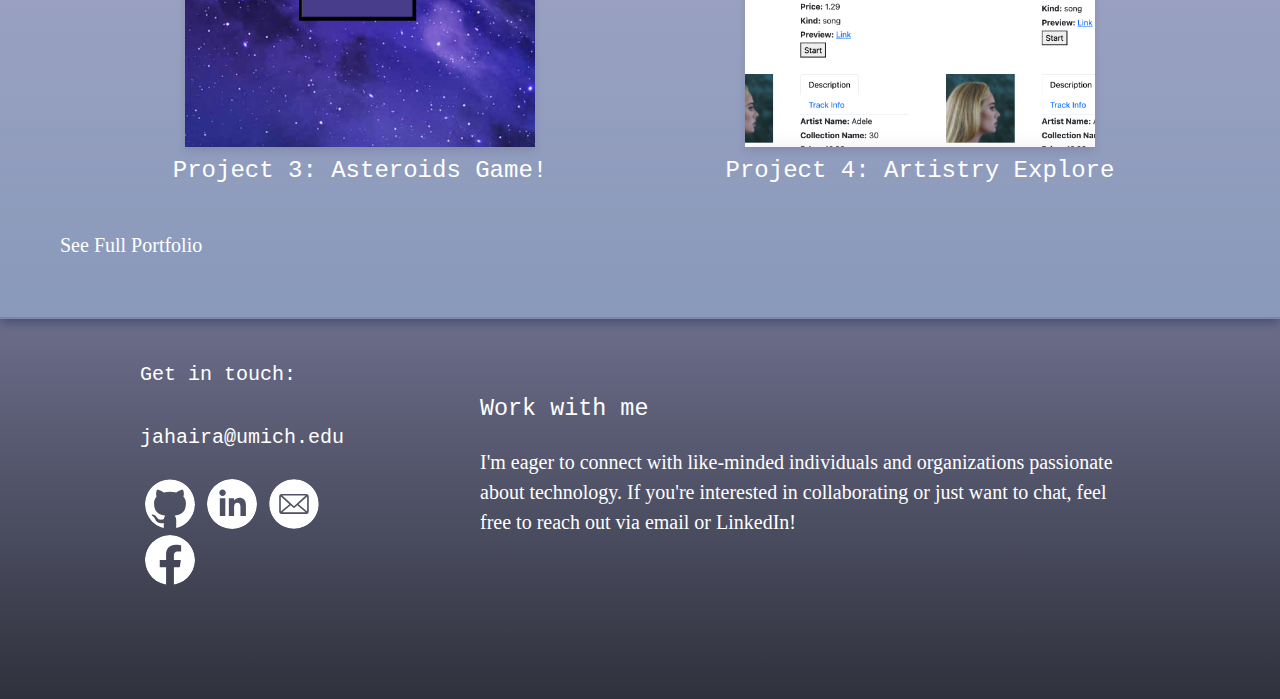
<file: main.html>
<!DOCTYPE html>
<html lang="en">

<head>
    <meta charset="UTF-8"/>
    <!-- check -->
    <meta name="viewport" content="width=device-width, initial-scale=1.0"> 
    <title> Jahaira Flores </title>
    <link rel="stylesheet" href="assets/css/style.css">
    <link href="https://fonts.googleapis.com/css?family=Slabo+27px&display=swap" rel="stylesheet">
</head>
<body>
    
    <header>
        <div id="home">
            <div id="nav-bar">
                <div id = "name-title"> Jahaira Flores. </div>
                <ul>
                    <li><a href="#about">About</a></li>
                    <li><a href="#background">Background</a></li>
                    <li><a href="#project">Project</a></li>
                    <li><a href="#contact">Contact</a></li>
                </ul>
            </div>
        
            <div class="typewriter"> <h1>Hi, I'm Jahaira</h1></div>
             <!-- <p> A new graduate eager to create, learn, and grow. </p> -->
             <p>Driven by curiosity, I’m eager to create, learn, and grow.</p>
        
            <div id="res-button"> 
                <a href="resume/SWE-Resume-copy.pdf"><button>Resume</button></a>
                <!-- <a href="resume.html"><button>Resume</button></a> -->
                <!-- <a href="path/to/yourfile.pdf" target="_blank">Download PDF</a> -->

            </div>
            
        </div>
    </header>
   

    <div id="about">
        <img class="self" alt="headshot" src="/assets/images/headshot1.jpg">
      
        <div id="shift-center">
            <h1> About Me </h1>

            <p> Hello! My name is Jahaira Flores, and I’m a recent graduate in Computer Science from the University of Michigan.
                 I’m passionate about web and mobile app development, and I love finding creative solutions to complex problems. 
                 My journey into technology has been driven by a desire to make a positive impact through innovative ideas.
            </p>

            <a href="about.html">Learn More About Me</a>
        </div>
    </div>
   
    <div id="background">
        <h1>Background</h1>
        <!-- <p>I've worked in numerous fields ranging from art design to prosthetics. Feel free to view my portfolio here or on LinkedIn.</p> -->
        <div class="container">
            <div class="img-container">        
                <h3>Education</h3>
                <img src="assets/images/cap-removebg-preview.png" class="greentob">
                <ul>
                    <li>University of Michigan, Class of 2024</li>
                    <li>B.S. Computer Science</li>
                    <li>Minor in UX Design</li>
                </ul>
            </div>
        
            <div class="img-container">     
                <h3>Relevant Coursework</h3>
                <img src="assets/images/book-removebg-preview.png" class="icon">
                <ul>
                    <li> Data Structures and Algorithms (EECS 281)</li>
                    <li> Web Systems (EECS 485) </li>
                    <li> Database Management Systems (EECS 484)</li>
                    <li>User Interface Development (EECS 493)</li>
                </ul>
            </div>

            <div class="img-container">
                <h3>Extracurricular Activities</h3>
                <img src="assets/images/network-removebg-preview.png" class = "icon">
                <ul>
                    <li>Member of GEECS (Girls in Electrical Engineering and Computer Science)</li>
                    <li>Volunteer at local coding boot camps</li>
                </ul>
            </div>

        
            <div class="img-container">
                <h3>Technical Skills</h3>
                <img src="assets/images/lprogram-removebg-preview.png" class="icon">
                <ul>
                    <li>Programming Languages: Python, JavaScript, C++</li>
                    <li>Web Technologies: HTML, CSS, SQL</li>
                    <li>Frameworks: React, Django</li>
                </ul>
            </div>
        
            <!-- <div>
                <h3>Certifications & Achievements</h3>
                <ul>
                    <li>Google UX Design Certificate (2023)</li>
                    <li>Dean's List, University of Michigan (2022)</li>
                </ul>
            </div> -->
        </div>
       
    </div>

    <div id="project">
        <h1> Selected Projects</h1>
        <div class="grid-container">
            <a href="insta-clone.html">
            <figure>
                <img src="/assets/images/insta-clone.jpeg" alt="Project 1">
                <figcaption>
                    <!-- <h2>Project 1: React Project</h2> -->
                    <h2>Project 1: Instagram Clone </h2>
                    <!-- <a href="/personal_website/"></a> -->
                </figcaption>
            </figure>
            </a>
            <a href="search-engine.html">
            <figure>
                <img src="/assets/images/search-engine.png" alt="Project 2">
                <figcaption>
                    <!-- <h2>Project 2: Customer Support AI chat bot</h2> -->
                    <h2>Project 2: Scalable Search Engine</h2>
                    <!-- <a href="/personal_website/"></a> -->
                </figcaption>
            </figure>
            </a>
            <a href="asteroids.html">
            <figure>
                <img src="/assets/images/asteroids.png" alt="Project 3">
                <figcaption>
                    <!-- <h2>Project 3: Chrome Extension</h2> -->
                    <!-- <a href="/personal_website/"></a> -->
                    <h2>Project 3: Asteroids Game! </h2>
                </figcaption>
            </figure>
            </a>
            <a href="artistry-explore.html">
            <figure>
                <img src="/assets/images/artist-search.png" alt="Project 4">
                <figcaption>
                    <h2>Project 4: Artistry Explore</h2>
                    <!-- <a href="/personal_website/"></a> -->
                </figcaption>
            </figure>
            </a>
            <!-- <figure>
                <img src="/assets/images/tester-img.jpg" alt="Project 4">
                <figcaption>
                    <h2>Project 4: TBD - Espresso</h2>
                </figcaption>
            </figure> -->
        </div> 
       <a href="portfolio.html">See Full Portfolio</a>
    </div>

    <div id="contact">
            <div id="text-left">
                <p>Get in touch:</p>
                <p>jahaira@umich.edu</p>
                
                <div class="icon-container">
                    <a href="https://github.com/jflores45?tab=overview&from=2024-08-01&to=2024-08-23"><img src="/assets/images/github-color.svg" alt="GitHub logo" class="hoover-g"></a>
                    
                    <a href="https://www.linkedin.com/in/flores-jahaira/?trk=opento_sprofile_details"><img src="/assets/images/linkedin-icon-logo-svg-vector.svg" alt="LinkedIn logo" class="hoover-g"></a>
                
                    <a href="https://mail.google.com/mail/u/0/jahaira@umich.edu"><img src="/assets/images/media.svg" alt="Gmail logo" class="hoover-g"></a>

                    <a href="https://mail.google.com/mail/u/0/jahaira@umich.edu"><img src="assets/images/Facebook-f_Logo-Blue-Logo.wine.svg" alt="Facebook logo" class="hoover-g"></a>
                </div>
        </div>

        <div id="text-right">
        <h3> Work with me</h3>
        <p>I'm eager to connect with like-minded individuals and organizations passionate about technology. If you're interested in collaborating or just want to chat, feel free to reach out via email or LinkedIn!</p>
        </div>
    </div>

    
    <footer>@2024 Jahaira Flores ALL RIGHTS RESERVED</footer>

    <!-- <script src="assets/js/main.js"></script> -->
</body>
</html>
</file>
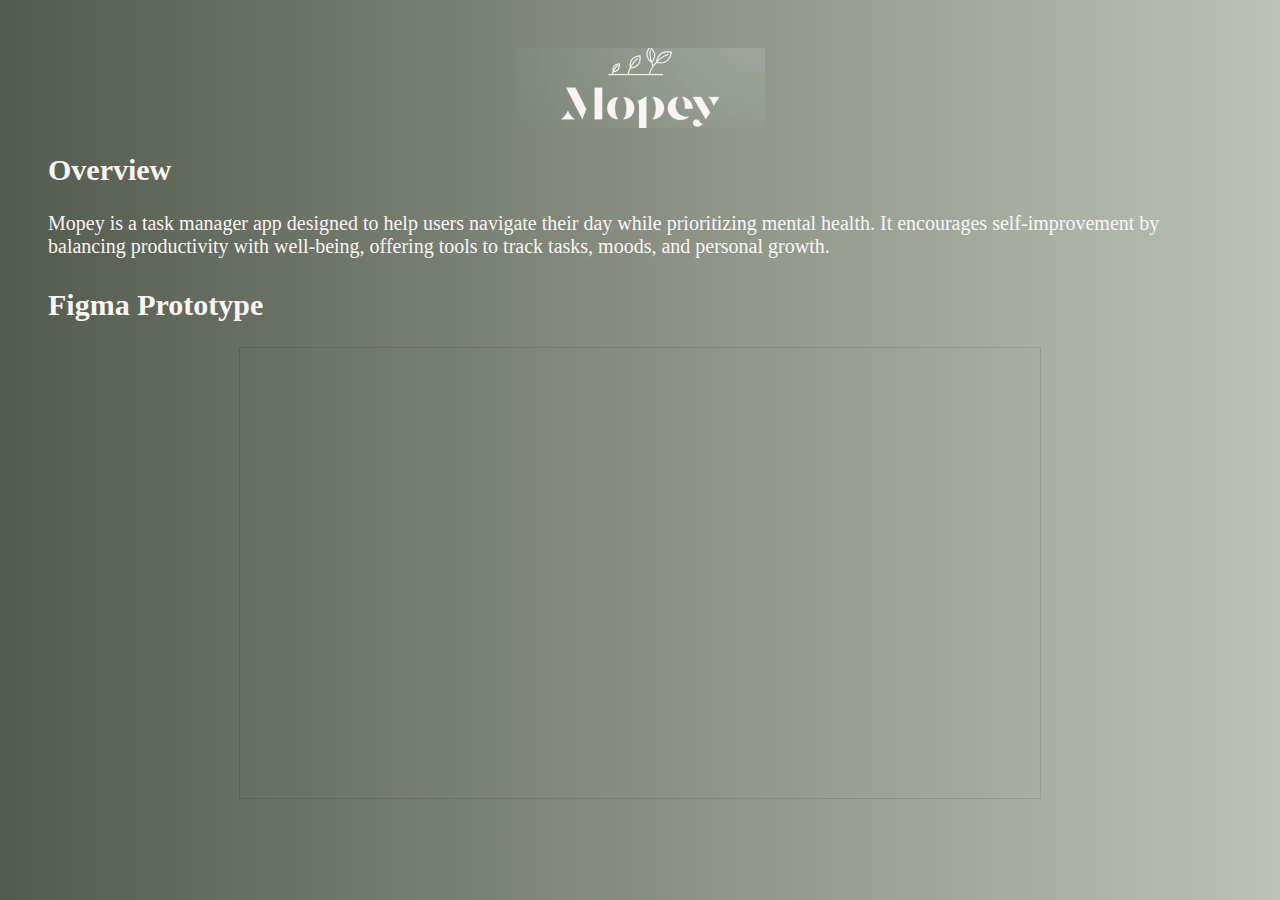
<file: mopey.html>
<!DOCTYPE html>
<html lang="en">
<head>
    <meta charset="UTF-8">
    <meta http-equiv="X-UA-Compatible" content="IE=edge">
    <meta name="viewport" content="width=device-width, initial-scale=1.0">
    <!-- <link rel="stylesheet" href="assets/css/null.css"> -->
    <title>Document</title>
    <style>
        body{
            background:linear-gradient(90deg, #535a4e, #bcc3b6);
            color: #F9F5F3;
            font-size: 20px;
            padding: 40px;
        }
        .section {
            margin-bottom: 30px;
        }
        #logo{
            display: flex;
            justify-content: center;
            align-items: center;
        }
        #logo img{
            width: 250px;
            height: 80px;
            object-fit: cover;
        }
        #proto{
            display: flex;
            justify-content: center;
            align-items: center;
        }
    </style>
</head>
<body>
    <div id="logo">
        <img src="assets/images/mopey_logo.png">
    </div>

    <!-- Project Overview -->
    <div class="section">
        <h2 class="section-title">Overview</h2>
        <p>Mopey is a task manager app designed to help users navigate their day while prioritizing mental health. It encourages self-improvement by balancing productivity with well-being, offering tools to track tasks, moods, and personal growth.</p>
    </div>

    <h2>Figma Prototype</h2>
    <div id="proto">
        <iframe style="border: 1px solid rgba(0, 0, 0, 0.1);" width="800" height="450" src="https://embed.figma.com/design/bzcMd5QLBlnZpd08hUltKQ/Mopey?node-id=0-1&embed-host=share" allowfullscreen></iframe>
    </div>
    
</body>
</html>
</file>
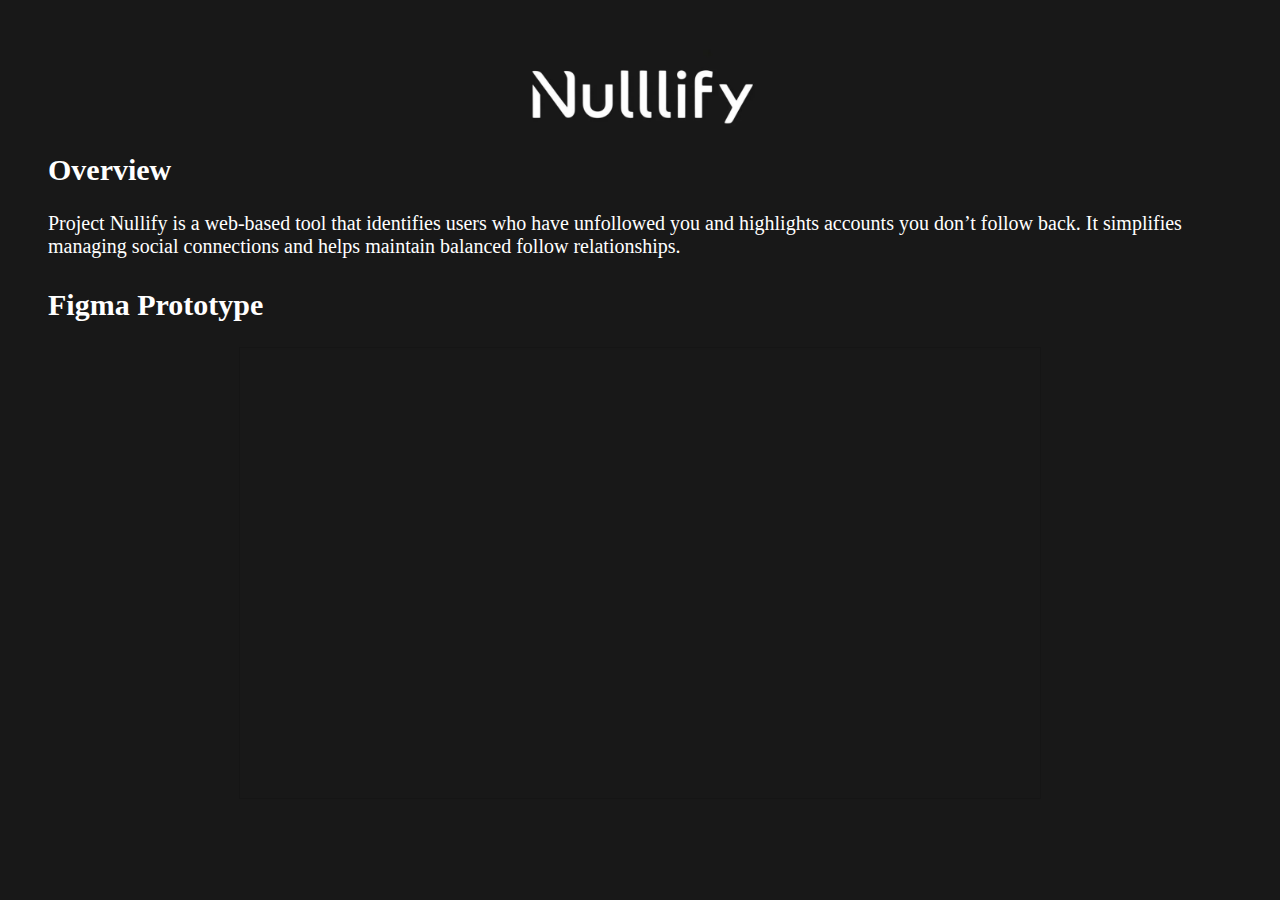
<file: nullify.html>
<!DOCTYPE html>
<html lang="en">
<head>
    <meta charset="UTF-8">
    <meta http-equiv="X-UA-Compatible" content="IE=edge">
    <meta name="viewport" content="width=device-width, initial-scale=1.0">
    <link rel="stylesheet" href="assets/css/null.css">
    <title>Document</title>

</head>
<body>
    <div id="logo">
        <img src="assets/images/logo.png">
    </div>

    <!-- Project Overview -->
    <div class="section">
        <h2 class="section-title">Overview</h2>
        <p>Project Nullify is a web-based tool that identifies users who have unfollowed you and highlights accounts you don’t follow back. It simplifies managing social connections and helps maintain balanced follow relationships.</p>
    </div>

    <!-- Motivation/Goal -->
    <!-- <div class="section">
        <h2 class="section-title">Goal</h2>
        <p>The project was inspired by the need to build a full-stack application with user authentication and CRUD operations, enhancing my skills in Flask and modern web development.</p>
    </div> -->

    <!-- Technical Stack -->
    <!-- <div class="section">
        <h2 class="section-title">Technical Stack</h2>
        <p><strong>Front-end:</strong> HTML, CSS, JavaScript, React</p>
        <p><strong>Back-end:</strong> Flask (Python)</p>
        <p><strong>Database:</strong> SQLite</p>
        <p><strong>APIs/Libraries:</strong> Flask-SQLAlchemy for ORM, session-based authentication</p>
    </div> -->

    <h2>Figma Prototype</h2>
    <div id="proto">
        <iframe style="border: 1px solid rgba(0, 0, 0, 0.1);" width="800" height="450" src="https://embed.figma.com/proto/REDDrwlfoxP3NsPQEqU5ES/Nullify---WEB?node-id=1-3&content-scaling=fixed&embed-host=share" allowfullscreen></iframe>
    </div>
</body>
</html>
</file>
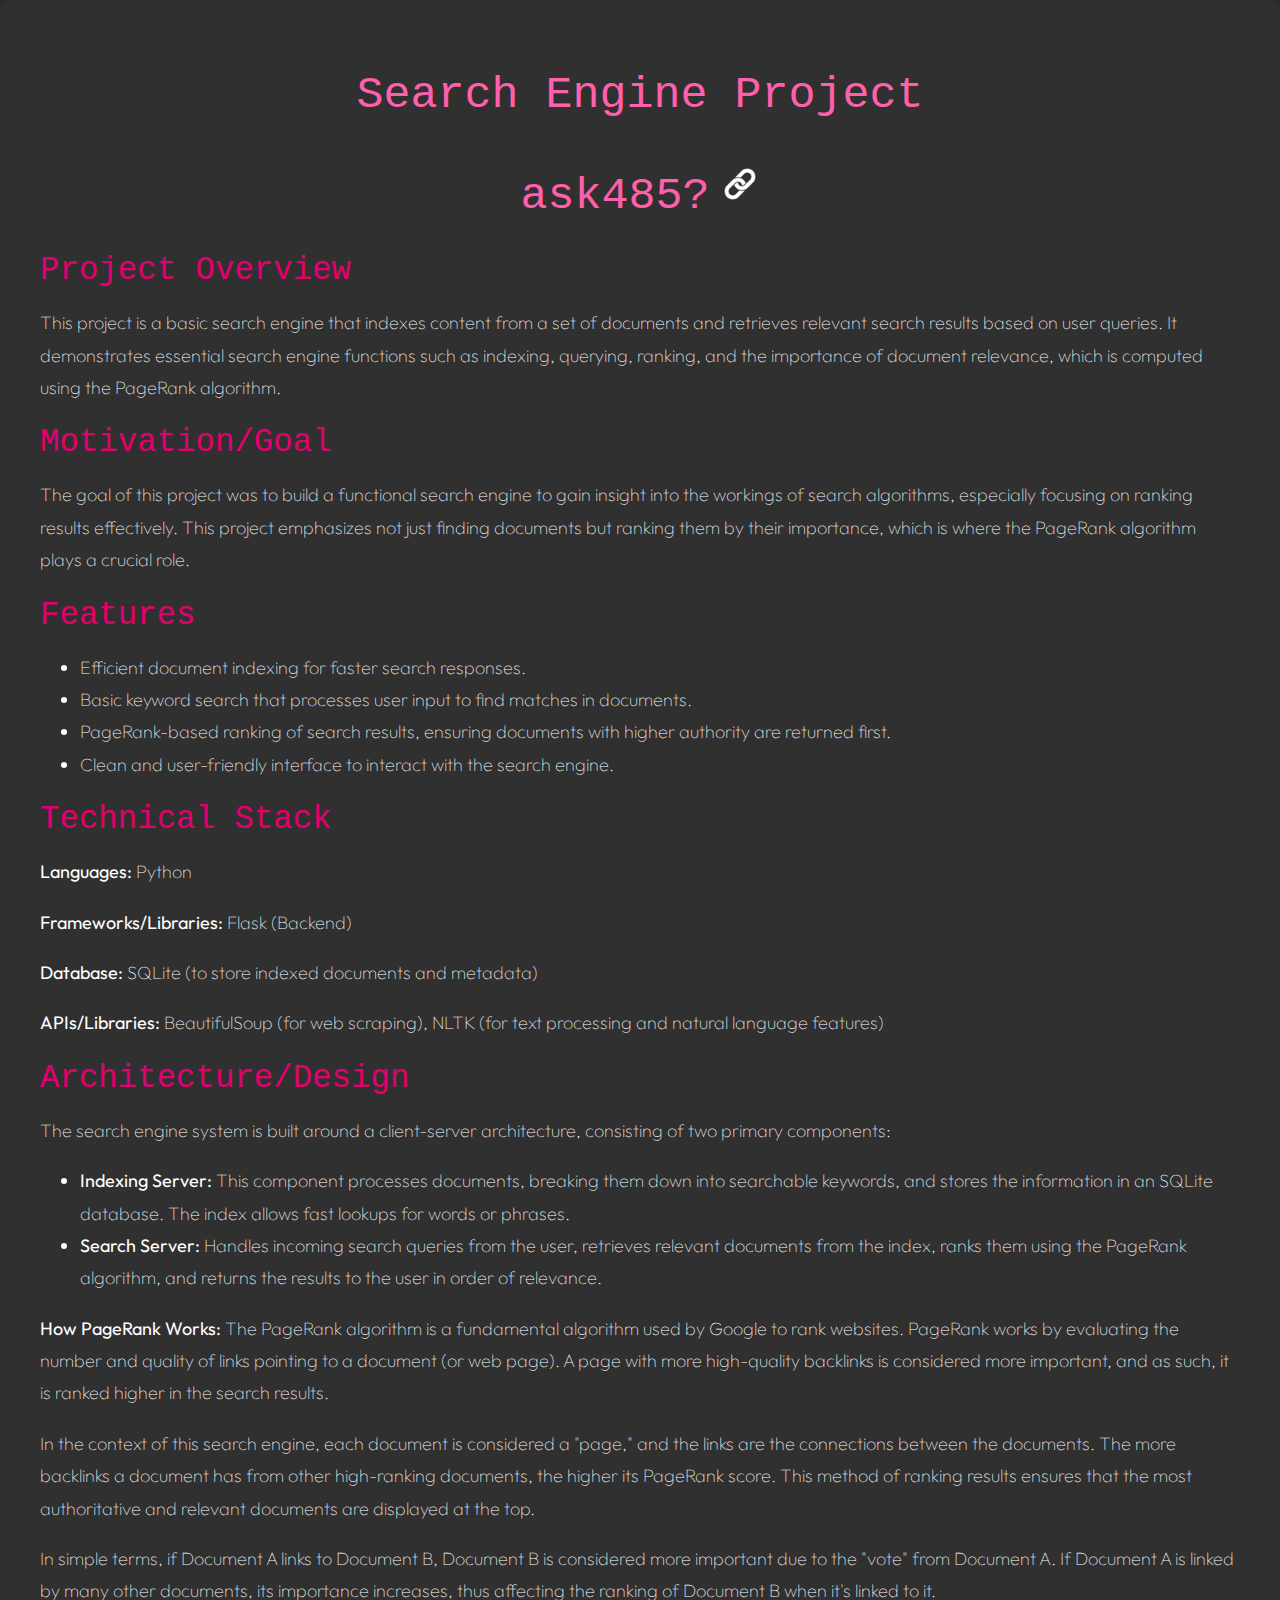
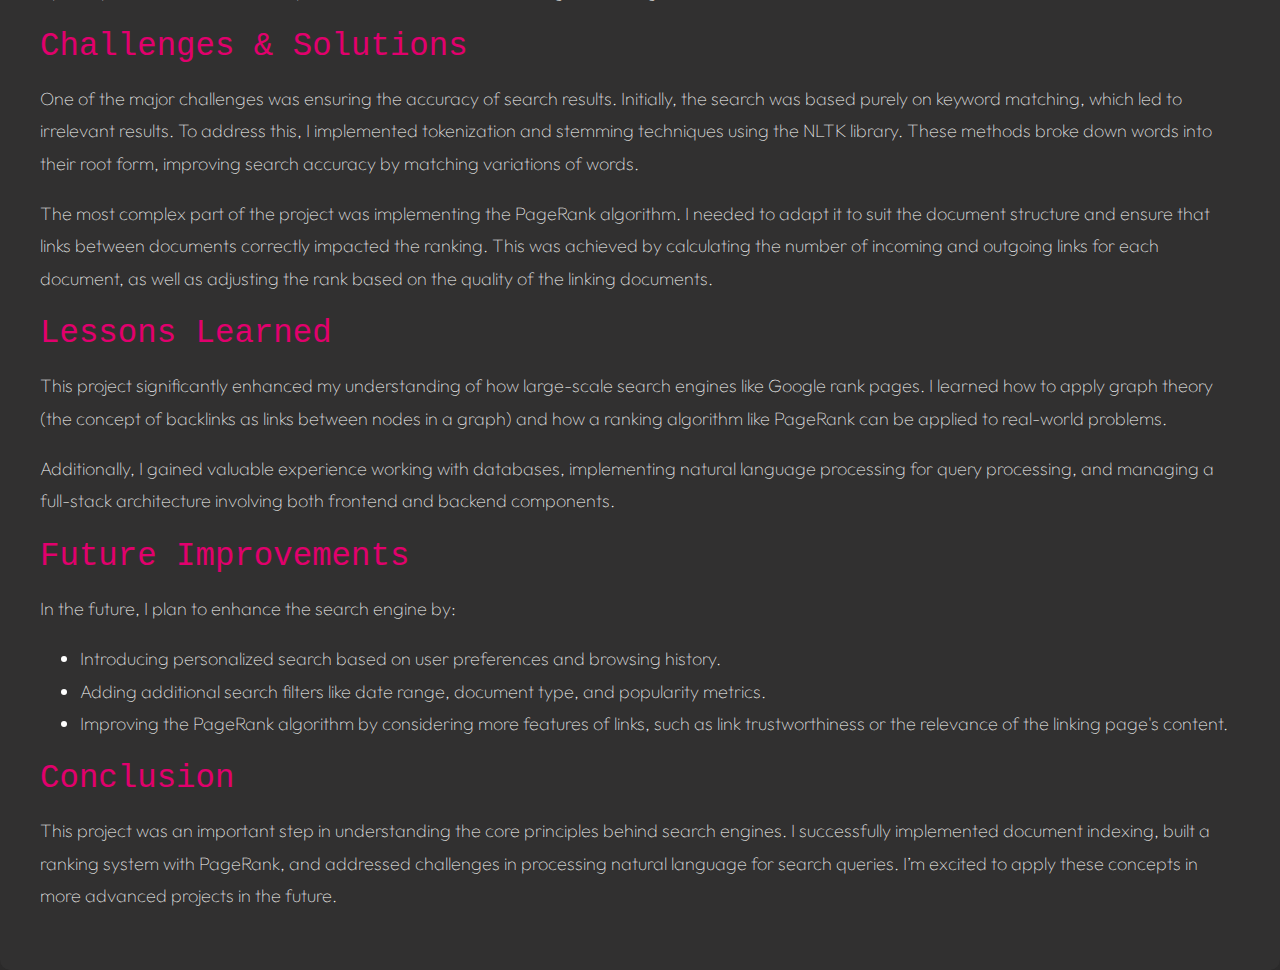
<file: search-engine.html>
<!DOCTYPE html>
<html lang="en">

<head>
    <meta charset="UTF-8">
    <meta name="viewport" content="width=device-width, initial-scale=1.0">
    <link rel="preconnect" href="https://fonts.googleapis.com">
    <link rel="preconnect" href="https://fonts.gstatic.com" crossorigin>
    <link href="https://fonts.googleapis.com/css2?family=Outfit:wght@100..900&display=swap" rel="stylesheet">
    <title>Project: Search Engine</title>
    <style>
        body {
            /* background: #1F1E1E; */
          
            font-family: "Outfit", serif;
            font-style: normal;
            font-optical-sizing: auto;
            font-weight: 40;
            background: #2d2c2c;
            font-size: large;
            color: rgb(231, 230, 230);
            margin: 0;
            padding: 0;
        }
        
        .container {
            max-width: 1200px;
            margin: 0 auto;
            background: #313030;
            padding: 40px;
            box-shadow: 0 2px 10px rgba(0, 0, 0, 0.1);
            border-radius: 10px;
        }
        .header {
            display: flex;           
            justify-content: center; /* Centers the content horizontally */
            align-items: center;     /* Centers the content vertically */
            margin-top: 20px;
        }
        .header img {
            margin-left: 10px; /* Space between title and image */
            filter: brightness(0) invert(1);
            height: 40px;
            width: 40px;
        }
        h1, h2{
            font-family: 'Courier New', cursives;
            font-weight: 500;
        }
        h1 {
            font-size: 2.5em;
            margin-bottom: 10px;
            color: #FF60AC;
            text-align: center;
        }
        h2{
            font-size: 1.8em;
            margin: 20px 0 10px;
        }
        p, ul{
            color: white;
            line-height: 1.8;
        }
        .section-title {
            color: #e1006d;
        }
        ul li {
            /* color: #f54ea7; */
            line-height: 1.8;
        }
    </style>
</head>

<body>
    <div class="container">
       
        <h1>Search Engine Project</h1>
        <div class="header">
            <div><h1>ask485?</h1></div>
            <div>
                <a href ="error.html">
                    <img src="assets/images/chain.png" height="60px" width="60px" alt="Chain">
                </a>
            </div>
        </div>
        <!-- Project Overview -->
        <div class="section">
            <h2 class="section-title">Project Overview</h2>
            <p>This project is a basic search engine that indexes content from a set of documents and retrieves relevant search results based on user queries. It demonstrates essential search engine functions such as indexing, querying, ranking, and the importance of document relevance, which is computed using the PageRank algorithm.</p>
        </div>

        <!-- Motivation/Goal -->
        <div class="section">
            <h2 class="section-title">Motivation/Goal</h2>
            <p>The goal of this project was to build a functional search engine to gain insight into the workings of search algorithms, especially focusing on ranking results effectively. This project emphasizes not just finding documents but ranking them by their importance, which is where the PageRank algorithm plays a crucial role.</p>
        </div>

        <!-- Features -->
        <div class="section">
            <h2 class="section-title">Features</h2>
            <ul>
                <li>Efficient document indexing for faster search responses.</li>
                <li>Basic keyword search that processes user input to find matches in documents.</li>
                <li>PageRank-based ranking of search results, ensuring documents with higher authority are returned first.</li>
                <li>Clean and user-friendly interface to interact with the search engine.</li>
            </ul>
        </div>

        <!-- Technical Stack -->
        <div class="section">
            <h2 class="section-title">Technical Stack</h2>
            <p><strong>Languages:</strong> Python </p>
            <p><strong>Frameworks/Libraries:</strong> Flask (Backend)</p>
            <p><strong>Database:</strong> SQLite (to store indexed documents and metadata)</p>
            <p><strong>APIs/Libraries:</strong> BeautifulSoup (for web scraping), NLTK (for text processing and natural language features)</p>
        </div>

        <!-- Architecture/Design -->
        <div class="section">
            <h2 class="section-title">Architecture/Design</h2>
            <p>The search engine system is built around a client-server architecture, consisting of two primary components:</p>
            <ul>
                <li><strong>Indexing Server:</strong> This component processes documents, breaking them down into searchable keywords, and stores the information in an SQLite database. The index allows fast lookups for words or phrases.</li>
                <li><strong>Search Server:</strong> Handles incoming search queries from the user, retrieves relevant documents from the index, ranks them using the PageRank algorithm, and returns the results to the user in order of relevance.</li>
            </ul>
            <p><strong>How PageRank Works:</strong> The PageRank algorithm is a fundamental algorithm used by Google to rank websites. PageRank works by evaluating the number and quality of links pointing to a document (or web page). A page with more high-quality backlinks is considered more important, and as such, it is ranked higher in the search results.</p>
            <p>In the context of this search engine, each document is considered a "page," and the links are the connections between the documents. The more backlinks a document has from other high-ranking documents, the higher its PageRank score. This method of ranking results ensures that the most authoritative and relevant documents are displayed at the top.</p>
            <p>In simple terms, if Document A links to Document B, Document B is considered more important due to the "vote" from Document A. If Document A is linked by many other documents, its importance increases, thus affecting the ranking of Document B when it's linked to it.</p>
        </div>

        <!-- Challenges & Solutions -->
        <div class="section">
            <h2 class="section-title">Challenges & Solutions</h2>
            <p>One of the major challenges was ensuring the accuracy of search results. Initially, the search was based purely on keyword matching, which led to irrelevant results. To address this, I implemented tokenization and stemming techniques using the NLTK library. These methods broke down words into their root form, improving search accuracy by matching variations of words.</p>
            <p>The most complex part of the project was implementing the PageRank algorithm. I needed to adapt it to suit the document structure and ensure that links between documents correctly impacted the ranking. This was achieved by calculating the number of incoming and outgoing links for each document, as well as adjusting the rank based on the quality of the linking documents.</p>
        </div>

        <!-- Lessons Learned -->
        <div class="section">
            <h2 class="section-title">Lessons Learned</h2>
            <p>This project significantly enhanced my understanding of how large-scale search engines like Google rank pages. I learned how to apply graph theory (the concept of backlinks as links between nodes in a graph) and how a ranking algorithm like PageRank can be applied to real-world problems.</p>
            <p>Additionally, I gained valuable experience working with databases, implementing natural language processing for query processing, and managing a full-stack architecture involving both frontend and backend components.</p>
        </div>

        <!-- Future Improvements -->
        <div class="section">
            <h2 class="section-title">Future Improvements</h2>
            <p>In the future, I plan to enhance the search engine by:</p>
            <ul>
                <!-- <li>Integrating machine learning techniques for more accurate ranking beyond PageRank, like learning to rank models.</li> -->
                <li>Introducing personalized search based on user preferences and browsing history.</li>
                <li>Adding additional search filters like date range, document type, and popularity metrics.</li>
                <li>Improving the PageRank algorithm by considering more features of links, such as link trustworthiness or the relevance of the linking page's content.</li>
            </ul>
        </div>

        <!-- Live Demo Link -->
        <!-- <div class="section">
            <h2 class="section-title">Live Demo</h2>
            <a href="https://eecs485staff.github.io/p5-search-engine/" target="_blank" class="link">View Live Demo</a>
        </div> -->

        <!-- Conclusion -->
        <div class="section">
            <h2 class="section-title">Conclusion</h2>
            <p>This project was an important step in understanding the core principles behind search engines. I successfully implemented document indexing, built a ranking system with PageRank, and addressed challenges in processing natural language for search queries. I’m excited to apply these concepts in more advanced projects in the future.</p>
        </div>
    </div>

</body>

</html>
</file>
<file: assets/css/style.css>
html {
    scroll-behavior: smooth;
}
body{
    font-size: 20px;
    margin:0;
    padding:0;
}
#nav-bar{
    background-color: rgba(232, 232, 232, 0.2); 
    position: fixed;
    padding: 35px;
    width: 100%;
    right: 0px;
    display: flex; /* Make the nav bar a flex container */
    justify-content: space-between; /* Space between the left and right elements */
    align-items: center; /* Aligns the items vertically in the center */
    box-sizing: border-box; /* Include padding in width */

}
.active {
    color: black; /* Change color of the active nav item */
}
#name-title{
    color: white;
}
#nav-bar ul {
    margin:0;
    overflow: hidden;
    list-style-type: none;
}

#nav-bar li {
    border:black;
    display: inline-block;
    margin-left: 30px;
  }

#res-button{
    display: flex;
    justify-content: center;
    align-items: center;
    padding-top: 10px;
    margin: 0 auto;
    padding: 40px;
}
button {
    width: 200px;
    height: 80px;
    background-color: transparent;
    font-family: 'Courier New', cursives;
    border: 5px solid white;
    color: white;
    font-size: 25px;
}

#res-button:hover {
    filter: drop-shadow(0 0 5px rgba(255, 255, 255, 0.5)) drop-shadow(0 0 10px rgba(255, 255, 255, 0.4)); /* Glow */
    transform: scale(1.0);
}

a{
    text-decoration: none;
    color: #fff;
}

a:hover {
    color: #615c5c; /* Slightly lighter color on hover */
}
#home{
    height: 800px;
    /* background-color: #9e9898; */
    background-image: url("../images/back3.jpg");
    /* background-image: url("../images/holo-abstract-shape_1030945-177.avif"); */
    background-size: cover;
    background-position: center;
    padding: 0;
    color: #fff;
    font-family: 'Courier New', cursives;
    text-align: center;
}
.typewriter{
    display: flex;
    justify-content: center;
    padding-top: 15em; 
}
.typewriter h1{
    color: #fff;
    font-size: 40px;
    font-weight: 600;
    /* font-family: 'Patrick Hand', cursive; */
    font-family: 'Courier New', cursives;
    border-right: .10em solid white;
    white-space: nowrap;
    margin: 0 auto;
    letter-spacing: .15em;
    overflow: hidden;
    animation-delay: 2s;
    animation: typing 3.5s steps(30, end) 1, blinker 0.70s step-end infinite;
}
/* typing */
@keyframes typing{
    from { width: 0 }
    to { width: 30% }
}

@keyframes blinker{
    30% {
        border-color: transparent;
    }
    100% {
        border-color: white;
    }
}

/* ---------------------ABOUT ---------------------*/

#about{
    display: flex;
    align-items: flex-start;
    min-height: 620px;
    max-height: 1400px;
    background-color: rgb(229, 223, 223, 0.4);
    border-bottom: 2px solid rgba(156, 93, 94, 0.6);
    box-shadow: 0 4px 10px rgba(94, 50, 50, 0.6);
    flex-wrap: wrap;
    background-color:rgba(187, 198, 212, 0.4)
    /* background-color:rgba(181, 189, 200, 0.4) */
}
#left{
    padding-left: 100px;
    padding-top: 50px;
    width: 50%;
    box-sizing: border-box;
    /* width: 600px; */
}
#right{
    min-height: 600px;
    height: auto;
    width: 50%;
    background-image: linear-gradient(180deg, rgba(117, 145, 179, 0.8), rgb(112, 142, 179, 0.8), rgb(138, 106, 117, 0.5));
    color: #fff;
    padding: 80px 120px;
    padding-bottom: 140px; 
    line-height: 1.5;
    /* transform: translateY(-40px); */
    box-sizing: border-box;

    /* font-family: "Raleway", serif; */
    /* font-family: "Montserrat", serif; */
    /* font-family: "Roboto Mono", serif; */
    font-family: "Outfit", serif;
    font-optical-sizing: auto;
    font-weight: 30;
    font-style: normal;
}

#about-shift{
    transform: translateY(50px);
}
#about a{
    text-decoration: none;
    color: rgb(50, 50, 50);
    font-weight: 600;
}
#right h1{
    /* font-family: "Montserrat", serif; */
    font-family: 'Courier New', cursives;
    font-optical-sizing: auto;
    font-weight: 400;
    font-style: bold;
}
.self{
    width: 400px;
    height: 400px;
    border-radius: 50%;
    object-fit: cover;
    margin-top: 100px;
    margin-left: 60px;
}
@media (max-width: 768px) {
    #about{
        background: none;
        background-image: linear-gradient(180deg,  rgb(112, 142, 179, 0.8), rgba(70, 106, 149, 0.8));
    }
    #left{
        width: auto; /* Full width on small screens */
        /* padding: 20px; Adjust padding */
        /* background-image: linear-gradient(180deg,  rgb(112, 142, 179, 0.2), rgba(117, 145, 179, 0.8)); */
    }

    #right {
        width: auto;
        padding: 40px 60px; /* Adjust padding for smaller screens */
    }
}
/*--------------------- BACKGROUND -------------------------*/

#background {
    min-height: 600px;
    max-height: 1800px;
    padding: 60px;
    padding-bottom: 80px;
    background-image: linear-gradient(180deg, rgba(174, 131, 146, 0.8), rgb(200, 131, 137, 0.8), rgb(224, 153, 161, 0.8),  rgba(170, 131, 143, 0.8));
   
    color: white;
    /* border-bottom: 2px solid rgba(240, 193, 212, 0.6); */
    border-bottom: 2px solid rgba(233, 168, 200, 0.6);
    box-shadow: 0 4px 10px rgba(60, 75, 92, 0.8);
    
}

h1, h2, h3{
    font-family: 'Courier New', cursives;
    font-optical-sizing: auto;
    font-weight: 400;
}

.header-shift{
    padding-top: 40px;
}
.containers {
    display: flex;
    justify-content: space-between;
    align-items: center;
    flex-wrap: wrap;
    width: 100%;
    margin-top: 40px; 
    text-align: center;
    /* letter-spacing: 1px; */
}

.container {
    width: 250px;
    height: 350px;
    background-color: rgba(189, 209, 227, 0.3);
    display: flex;
    flex-direction: column; /* Stack elements vertically inside each container */
    justify-content: center; /* Center the content vertically */
    align-items: center; /* Center the content horizontally */
    padding: 20px;
    margin-bottom: 20px; 
    font-family: "Outfit", serif;
    font-optical-sizing: auto;
    font-style: normal;
    font-weight: 140;
    font-size: 18px;
}
/* .container-shift{} */
.container img {
    width: auto;
    height: 100px;
    max-width: 100%;
    object-fit: cover;
    margin-bottom: 15px;
}

.container ul {
    list-style-type: none; /* Remove bullet points */
    text-align: center;
    /* padding: 5; */
    transform: translateX(-12px);
    
}

.icon {
    filter: invert(1) brightness(2); /* Makes black parts white */
}

.greentob {
    filter: hue-rotate(180deg) brightness(3); /* Changes green to white */
}

.container:hover {
    background-color: rgba(189, 209, 227, 0.4);;
    transition: background-color 0.3s ease; 
}

/*--------------------- PROJECT -------------------------*/
#project{
    max-height: 2000px;
    background-color:rgb(215, 187, 214);
   
    /* background-image: linear-gradient(180deg, rgb(233, 233, 233, 0.4), rgba(117, 145, 179, 0.2), rgb(112, 142, 179, 0.4),  rgb(112, 142, 179, 0.4)); */
    background-image: linear-gradient(180deg,  rgba(160, 133, 141, 0.6), rgba(120, 143, 171, 0.6), rgba(117, 145, 179, 0.6), rgb(112, 142, 179, 0.6), rgba(117, 145, 179, 0.8));
    padding: 60px;
    /* color: rgb(50, 50, 50); */
    color: white;
    border-bottom: 2px solid rgba(96, 115, 161, 0.6);
    box-shadow: 0 4px 10px rgba(26, 65, 109, 0.8);
    font-family: "Outfit", serif;
    font-optical-sizing: auto;
    font-weight: 30;
    font-style: normal;
}
.grid-container {
    display: grid;
    margin: 20px;
    grid-template-columns: repeat(2, 1fr); /* Create two equal-width columns */
}

figure img {
    width: 350px;
    height: 400px;
    max-width: 900px;
    max-height: 950px;
    object-fit: cover;
    display: block;
    box-shadow: 0 4px 8px rgba(0, 0, 0, 0.1);
    margin: 0 auto; /* Center the image horizontally */
}

figcaption h2 {
    font-size: 24px; /* Size of the overlay text */
    margin: 0;
    padding: 10px;
    /* color: rgb(50, 50, 50); */
    text-align: center;
    color: white;
}
figure:hover figcaption {
    opacity: 1; /* Show the overlay on hover */
}
figure:hover {
    transform: translateY(-5px);
}
#more{
    float:right;
    color:#fff;
    font-family: 'Courier New', cursives;
}
/* ---------------------CONTACT ---------------------*/
#contact{
    height: 300px;
    max-height: 500px;
    padding: 40px;
    background-image: linear-gradient(180deg, rgba(71, 73, 110, 0.8), rgb(47, 49, 60));
    /* background-color:rgb(115, 116, 137); */
    color: white;
    display: flex;
    /* justify-content: space-between; */
    align-items: center; 
    /* gap: 20px; */
     /* letter-spacing: 1px; */
}
#contact img{
    width: 50px;
    height: 50px;
    border-radius: 50%;
    object-fit: cover;
    display: inline-block;
}
#text-left {
    display: flex;
    flex-direction:column;
    /* border: 2px solid red;  */
    width: 25%; /* Set width to 60% of the container */ 
    min-width: 20%;
    max-width: 30%;
    margin-top: -80px;
    padding-left: 100px;
    padding-right: 100px;
    font-family: 'Courier New', cursives;
    font-optical-sizing: auto;
    font-weight: 30;
    font-style: normal;
}
#text-left h3{
    margin-bottom: 0;
}
#text-left p {
    font-size: 20px; 
    /* margin: 10px; */
    /* margin-top: -1px; */
}
.icon-container{
    padding: 5px;
    padding-top: 10px;
}
#text-right {
    display: flex;
    flex-direction: column;
    /* border: 2px solid rgb(225, 10, 154); */
    width: 70%; /* Set width to 30% of the container */
    max-width: 70%; 
    padding-right: 100px;
    margin: 0;
    line-height: 1.5;
    font-family: "Outfit", serif;
    font-optical-sizing: auto;
    font-weight: 30;
    font-style: normal;
   
}
#text-right h3 {
    margin: 0; /* Remove default margin */
    margin-top: -70px;
}

footer {
    text-align: center;
    padding: 20px 0;
    background-color: #333; /* Dark background */
    color: white; /* White text */
    font-size: 20px;
    position: fixed; /* Optional: sticks footer at the bottom of the page */
    bottom: 0;
    width:100%;
    height: 50px;
    line-height: 50px;
}
/* hoover glow icons */
.hoover-g {
    transition: all 0.3s ease; /* Smooth transition for the hover effect */
}

.hoover-g:hover {
    filter: drop-shadow(0 0 5px rgba(255, 255, 255, 0.5)) drop-shadow(0 0 10px rgba(255, 255, 255, 0.2)); /* Glow effect */
    transform: scale(1.05); /* Slightly scale up the icon */
}
</file>
<file: assets/css/port.css>
body{
    background-color: rgb(229, 234, 237);
    /* background-image: linear-gradient(180deg, rgba(224, 236, 251, 0.6), rgba(181, 196, 215, 0.6), rgba(134, 160, 192, 0.6), rgba(117, 145, 179, 0.8)); */
}
.grid-container {
    display: grid;
    margin: 20px;
    grid-template-columns: repeat(2, 1fr); /* Create two equal-width columns */
}

figure img {
    width: 350px;
    height: 400px;
    max-width: 900px;
    max-height: 950px;
    object-fit: cover;
    display: block;
    box-shadow: 0 4px 8px rgba(0, 0, 0, 0.1);
    margin: 0 auto; /* Center the image horizontally */
}

a{
    text-decoration: none;
}
figcaption h2 {
    text-decoration: none;
    font-size: 24px;
    margin: 0;
    padding: 10px;
    color: rgb(11, 11, 11);
    text-align: center;
}
/* figure:hover figcaption {
    opacity: 1; 
}
figure:hover {
    transform: translateY(-5px);
} */
</file>
<file: assets/css/null.css>
body{
    background-color: #181818;
    color: white;
    font-size: 20px;
    padding: 40px;
}
.section {
    margin-bottom: 30px;
}
#logo{
    display: flex;
    justify-content: center;
    align-items: center;
}
#logo img{
    width: 250px;
    height: 80px;
}
#proto{
    display: flex;
    justify-content: center;
    align-items: center;
}
</file>
